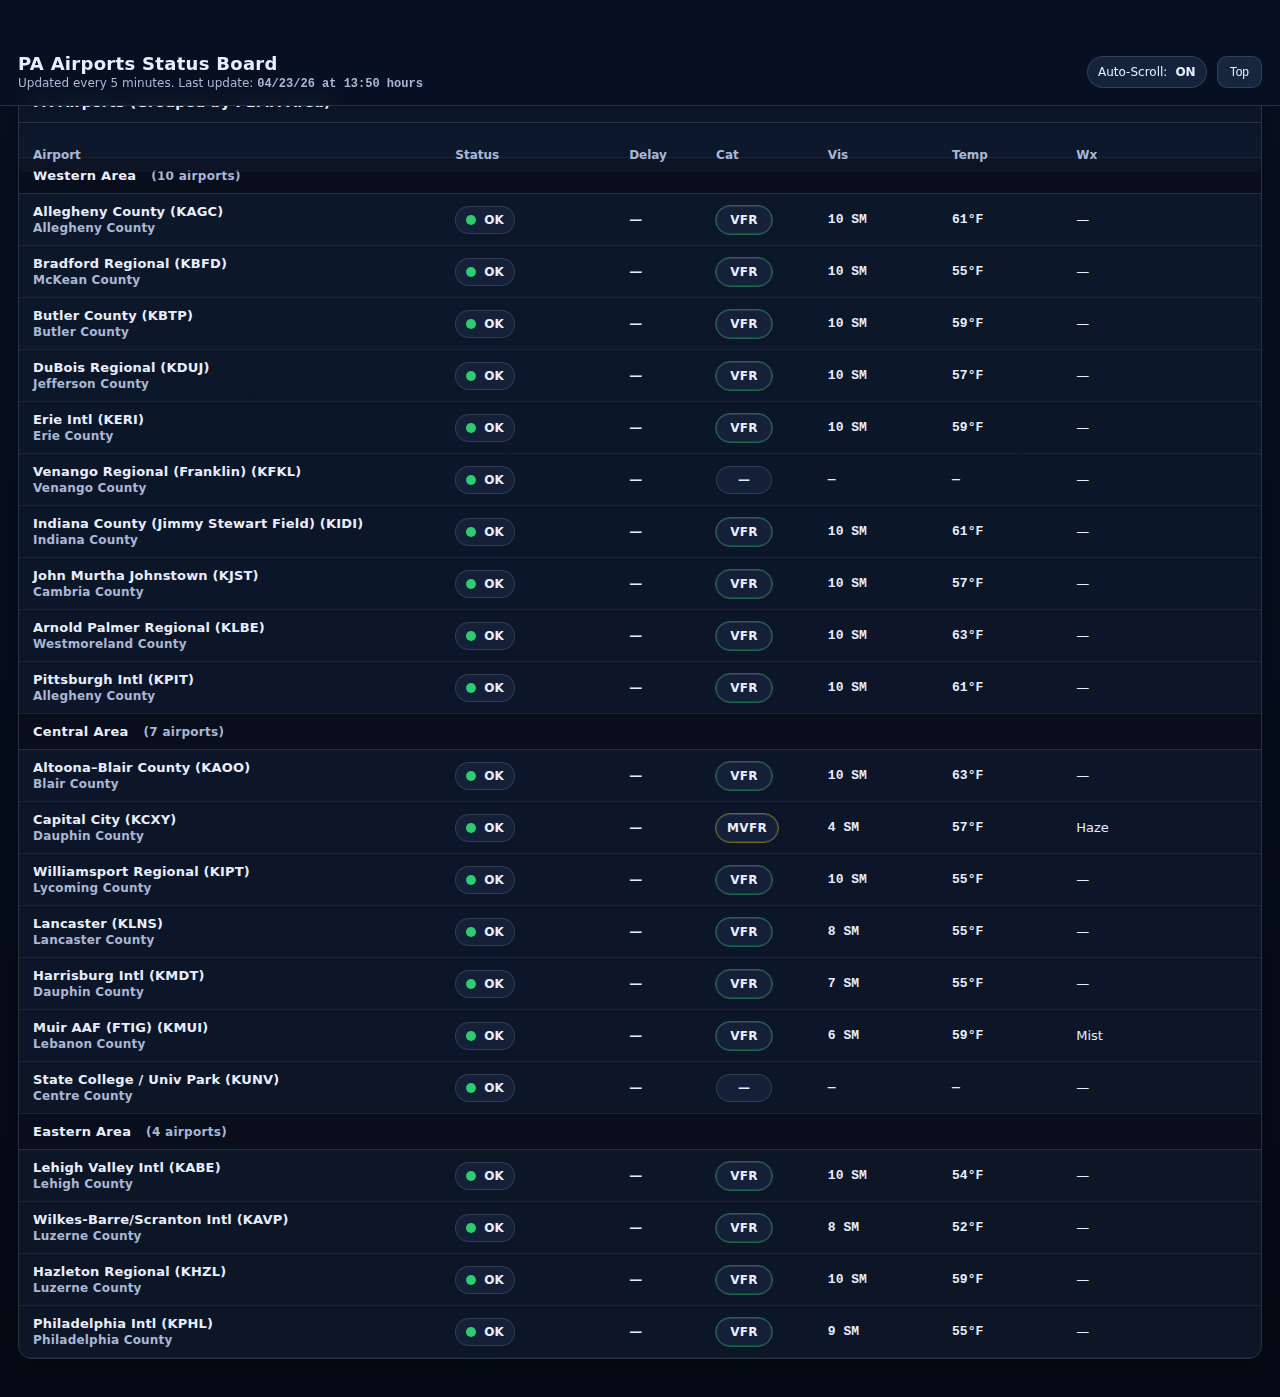
<file: airports.html>
<!doctype html>
<html lang="en">
<head>
  <meta charset="utf-8" />
  <meta name="viewport" content="width=device-width, initial-scale=1" />
  <title>PA Airports Status Board</title>
  <style>
    :root{
      --bg:#0b1220;
      --panel:#0f1a2e;
      --panel2:#0c1526;
      --text:#e8eefc;
      --muted:#a9b7d6;
      --line:rgba(255,255,255,.12);

      --ok:#2ecc71;
      --warn:#f1c40f;
      --bad:#e74c3c;
      --na:#7f8c8d;

      --pill:#1b2a45;
      --shadow: 0 10px 30px rgba(0,0,0,.35);
      --radius:14px;
    }

    *{ box-sizing:border-box; }
    body{
      margin:0;
      background: linear-gradient(180deg, #071022 0%, #050b16 100%);
      color:var(--text);
      font-family: system-ui, -apple-system, Segoe UI, Roboto, Helvetica, Arial, sans-serif;
    }

    header{
      position:sticky;
      top:0;
      z-index:10;
      background: rgba(7,16,34,.92);
      backdrop-filter: blur(8px);
      border-bottom:1px solid var(--line);
    }

    .header-inner{
      display:flex;
      align-items:center;
      justify-content:space-between;
      padding:14px 18px;
      gap:12px;
    }

    .title{
      font-size:18px;
      font-weight:700;
      letter-spacing:.3px;
      display:flex;
      align-items:center;
      gap:10px;
      white-space:nowrap;
    }

    .sub{
      color:var(--muted);
      font-size:12px;
      margin-top:2px;
      white-space:nowrap;
      overflow:hidden;
      text-overflow:ellipsis;
      max-width:60vw;
    }

    .right-controls{
      display:flex;
      align-items:center;
      gap:10px;
      flex-wrap:wrap;
      justify-content:flex-end;
    }

    .pill{
      background: rgba(27,42,69,.75);
      border:1px solid var(--line);
      padding:8px 10px;
      border-radius:999px;
      font-size:12px;
      color:var(--text);
      display:inline-flex;
      gap:8px;
      align-items:center;
      user-select:none;
    }

    .pill.clickable{
      cursor:pointer;
    }
    .pill.clickable:hover{
      filter:brightness(1.1);
    }

    .btn{
      cursor:pointer;
      background: rgba(27,42,69,.85);
      border:1px solid var(--line);
      color:var(--text);
      padding:8px 12px;
      border-radius:10px;
      font-size:12px;
      user-select:none;
    }
    .btn:hover{ filter:brightness(1.1); }

    main{
      padding:14px 18px 24px;
    }

    .section{
      background: rgba(15,26,46,.72);
      border:1px solid var(--line);
      border-radius: var(--radius);
      box-shadow: var(--shadow);
      overflow:hidden;
      margin-bottom:14px;
    }

    .section-header{
      display:flex;
      align-items:center;
      justify-content:space-between;
      gap:10px;
      padding:12px 14px;
      background: rgba(12,21,38,.85);
      border-bottom:1px solid var(--line);
    }

    .section-title{
      font-weight:800;
      letter-spacing:.25px;
      font-size:14px;
    }

    table{
      width:100%;
      border-collapse:collapse;
    }

    thead th{
      text-align:left;
      font-size:12px;
      color:var(--muted);
      font-weight:700;
      padding:10px 14px;
      border-bottom:1px solid var(--line);
      background: rgba(15,26,46,.55);
      position: sticky;
      top: 56px;
      z-index: 5;
    }

    tbody td{
      padding:10px 14px;
      border-bottom:1px solid rgba(255,255,255,.06);
      font-size:13px;
      vertical-align:middle;
    }

    tbody tr:hover{
      background: rgba(255,255,255,.04);
    }

    .airport{
      font-weight:800;
      letter-spacing:.2px;
      display:flex;
      flex-direction:column;
      gap:2px;
    }
    .airport .name{
      font-weight:600;
      color:var(--muted);
      font-size:12px;
    }

    .status-pill{
      display:inline-flex;
      align-items:center;
      gap:8px;
      padding:6px 10px;
      border-radius:999px;
      border:1px solid var(--line);
      background: rgba(27,42,69,.55);
      width:fit-content;
      font-size:12px;
      font-weight:800;
    }

    .dot{
      width:10px;
      height:10px;
      border-radius:50%;
      display:inline-block;
    }
    .ok{ background: var(--ok); }
    .warn{ background: var(--warn); }
    .bad{ background: var(--bad); }
    .na{ background: var(--na); }

    .delay{
      font-variant-numeric: tabular-nums;
      font-weight:800;
    }

    .metar-pill{
      display:inline-flex;
      align-items:center;
      justify-content:center;
      padding:6px 10px;
      border-radius:999px;
      border:1px solid var(--line);
      background: rgba(27,42,69,.55);
      font-weight:900;
      font-size:12px;
      letter-spacing:.3px;
      cursor: default;
      user-select:none;
      position: relative;
      min-width: 56px;
    }

    .metar-pill[data-cat="VFR"]{ outline: 1px solid rgba(46,204,113,.45); }
    .metar-pill[data-cat="MVFR"]{ outline: 1px solid rgba(241,196,15,.45); }
    .metar-pill[data-cat="IFR"],
    .metar-pill[data-cat="LIFR"]{ outline: 1px solid rgba(231,76,60,.45); }

    .mono-inline{
      font-family: ui-monospace, SFMono-Regular, Menlo, Monaco, Consolas, "Liberation Mono", "Courier New", monospace;
      font-variant-numeric: tabular-nums;
      font-weight: 800;
    }

    /* PEMA region group header row */
    .group-row td{
      background: rgba(9, 15, 28, .96);
      border-top: 1px solid rgba(255,255,255,.14);
      border-bottom: 1px solid rgba(255,255,255,.14);
      padding: 10px 14px;
      font-weight: 900;
      letter-spacing: .3px;
    }
    .group-row .group-meta{
      font-weight: 700;
      color: var(--muted);
      font-size: 12px;
      margin-left: 10px;
    }

    /* Tooltip */
    .tooltip{
      position: fixed;
      z-index: 9999;
      pointer-events:none;
      background: rgba(0,0,0,.88);
      color: #fff;
      border: 1px solid rgba(255,255,255,.18);
      padding: 8px 10px;
      border-radius: 10px;
      font-size: 12px;
      max-width: min(560px, 86vw);
      box-shadow: var(--shadow);
      opacity: 0;
      transform: translateY(6px);
      transition: opacity .08s ease, transform .08s ease;
      white-space: pre-wrap;
      line-height: 1.25;
    }
    .tooltip.show{
      opacity:1;
      transform: translateY(0);
    }

    /* Modal */
    .modal-backdrop{
      position: fixed;
      inset: 0;
      background: rgba(0,0,0,.55);
      display:none;
      align-items:center;
      justify-content:center;
      z-index: 10000;
      padding: 18px;
    }
    .modal-backdrop.show{ display:flex; }

    .modal{
      width: min(900px, 96vw);
      background: rgba(15,26,46,.96);
      border:1px solid rgba(255,255,255,.18);
      border-radius: 16px;
      box-shadow: var(--shadow);
      overflow:hidden;
    }
    .modal-header{
      display:flex;
      align-items:center;
      justify-content:space-between;
      padding: 12px 14px;
      background: rgba(12,21,38,.9);
      border-bottom:1px solid rgba(255,255,255,.14);
      gap: 10px;
    }
    .modal-title{
      font-weight: 900;
      letter-spacing:.2px;
      font-size: 14px;
      display:flex;
      gap:10px;
      align-items:center;
      flex-wrap:wrap;
    }
    .modal-body{
      padding: 14px;
      color: var(--text);
    }
    .mono{
      font-family: ui-monospace, SFMono-Regular, Menlo, Monaco, Consolas, "Liberation Mono", "Courier New", monospace;
      font-size: 12px;
      background: rgba(0,0,0,.25);
      border:1px solid rgba(255,255,255,.12);
      border-radius: 12px;
      padding: 12px;
      white-space: pre-wrap;
      line-height: 1.35;
    }
    .modal-grid{
      display:grid;
      grid-template-columns: 1fr 1fr;
      gap: 12px;
      margin-bottom: 12px;
    }
    .kv{
      border: 1px solid rgba(255,255,255,.12);
      background: rgba(0,0,0,.18);
      border-radius: 12px;
      padding: 10px 12px;
    }
    .kv .k{ color: var(--muted); font-size: 12px; font-weight: 700; }
    .kv .v{ font-size: 14px; font-weight: 900; margin-top: 4px; }
    @media (max-width: 760px){
      .modal-grid{ grid-template-columns: 1fr; }
    }
  </style>
</head>
<body>

<header>
  <div class="header-inner">
    <div>
      <div class="title">PA Airports Status Board</div>
      <div class="sub" id="subtitle">
        Updated every 5 minutes. Last update: <span class="mono-inline" id="lastUpdate">—</span>
      </div>
    </div>

    <div class="right-controls">
      <div class="pill clickable" id="autoScrollPill" title="Click to toggle auto-scroll">
        Auto-Scroll: <strong id="scrollState">ON</strong>
      </div>
      <button class="btn" id="jumpTop">Top</button>
    </div>
  </div>
</header>

<main>
  <div class="section">
    <div class="section-header">
      <div class="section-title">PA Airports (Grouped by PEMA Area)</div>
      <!-- source removed -->
    </div>

    <table>
      <thead>
        <tr>
          <th style="width:34%;">Airport</th>
          <th style="width:14%;">Status</th>
          <th style="width:7%;">Delay</th>
          <th style="width:9%;">Cat</th>
          <th style="width:10%;">Vis</th>
          <th style="width:10%;">Temp</th>
          <th style="width:16%;">Wx</th>
        </tr>
      </thead>
      <tbody id="airBody"></tbody>
    </table>
  </div>
</main>

<div class="tooltip" id="tooltip"></div>

<div class="modal-backdrop" id="modalBackdrop">
  <div class="modal" role="dialog" aria-modal="true" aria-labelledby="modalTitle">
    <div class="modal-header">
      <div class="modal-title" id="modalTitle">METAR</div>
      <button class="btn" id="modalClose">Close</button>
    </div>
    <div class="modal-body">
      <div class="modal-grid">
        <div class="kv"><div class="k">Category</div><div class="v" id="mCat">—</div></div>
        <div class="kv"><div class="k">Visibility</div><div class="v" id="mVis">—</div></div>
        <div class="kv"><div class="k">Temp</div><div class="v" id="mTemp">—</div></div>
        <div class="kv"><div class="k">Wx Notes</div><div class="v" id="mWx">—</div></div>
      </div>
      <div class="mono" id="modalText"></div>
    </div>
  </div>
</div>

<script>
  /***********************
   * 1) PEMA county → region mapping
   ***********************/
  const PEMA = {
    Western: new Set([
      "Allegheny","Armstrong","Beaver","Butler","Cambria","Cameron","Clarion","Clearfield",
      "Crawford","Elk","Erie","Fayette","Forest","Greene","Indiana","Jefferson","Lawrence",
      "McKean","Mercer","Somerset","Venango","Warren","Washington","Westmoreland"
    ]),
    Central: new Set([
      "Adams","Bedford","Blair","Bradford","Centre","Clinton","Cumberland","Dauphin",
      "Franklin","Fulton","Huntingdon","Juniata","Lancaster","Lebanon","Lycoming","Mifflin",
      "Perry","Potter","Snyder","Sullivan","Tioga","Union","York"
    ]),
    Eastern: new Set([
      "Berks","Bucks","Carbon","Chester","Columbia","Delaware","Lackawanna","Lehigh",
      "Luzerne","Monroe","Montgomery","Montour","Northampton","Northumberland",
      "Philadelphia","Pike","Schuylkill","Susquehanna","Wayne","Wyoming"
    ])
  };

  function getPemaRegion(county){
    if(!county) return "Unknown";
    if(PEMA.Western.has(county)) return "Western";
    if(PEMA.Central.has(county)) return "Central";
    if(PEMA.Eastern.has(county)) return "Eastern";
    return "Unknown";
  }

  /***********************
   * 2) Airports list
   ***********************/
  const airportsPA = [
    // Eastern
    { icao:"KPHL", name:"Philadelphia Intl", iata:"PHL", county:"Philadelphia" },
    { icao:"KABE", name:"Lehigh Valley Intl", iata:"ABE", county:"Lehigh" },
    { icao:"KAVP", name:"Wilkes-Barre/Scranton Intl", iata:"AVP", county:"Luzerne" },
    { icao:"KHZL", name:"Hazleton Regional", county:"Luzerne" },

    // Central
    { icao:"KMDT", name:"Harrisburg Intl", iata:"MDT", county:"Dauphin" },
    { icao:"KCXY", name:"Capital City", county:"Dauphin" },
    { icao:"KMUI", name:"Muir AAF (FTIG)", county:"Lebanon" },
    { icao:"KUNV", name:"State College / Univ Park", iata:"SCE", county:"Centre" },
    { icao:"KAOO", name:"Altoona–Blair County", iata:"AOO", county:"Blair" },
    { icao:"KLNS", name:"Lancaster", county:"Lancaster" },
    { icao:"KIPT", name:"Williamsport Regional", iata:"IPT", county:"Lycoming" },

    // Western
    { icao:"KPIT", name:"Pittsburgh Intl", iata:"PIT", county:"Allegheny" },
    { icao:"KAGC", name:"Allegheny County", county:"Allegheny" },
    { icao:"KLBE", name:"Arnold Palmer Regional", iata:"LBE", county:"Westmoreland" },
    { icao:"KJST", name:"John Murtha Johnstown", iata:"JST", county:"Cambria" },
    { icao:"KERI", name:"Erie Intl", iata:"ERI", county:"Erie" },
    { icao:"KDUJ", name:"DuBois Regional", county:"Jefferson" },
    { icao:"KBFD", name:"Bradford Regional", county:"McKean" },
    { icao:"KBTP", name:"Butler County", county:"Butler" },
    { icao:"KFKL", name:"Venango Regional (Franklin)", county:"Venango" },
    { icao:"KIDI", name:"Indiana County (Jimmy Stewart Field)", county:"Indiana" }
  ];

  /***********************
   * 3) Live data store
   ***********************/
  const liveByIcao = {}; // { KXXX: {status, delay, cat, raw, visSM, tempF, wxText} }

  function statusToDotClass(status){
    const s = (status || "").toLowerCase();
    if (s === "ok") return "ok";
    if (s.includes("delay") || s.includes("deicing") || s.includes("weather")) return "warn";
    if (s.includes("ground stop") || s.includes("closed")) return "bad";
    return "na";
  }

  function escapeAttr(str){
    return String(str)
      .replaceAll("&","&amp;")
      .replaceAll("\"","&quot;")
      .replaceAll("'","&#39;")
      .replaceAll("<","&lt;")
      .replaceAll(">","&gt;");
  }

  function groupOrder(region){
    if(region === "Western") return 1;
    if(region === "Central") return 2;
    if(region === "Eastern") return 3;
    return 9;
  }

  function groupHeaderHTML(regionName, count){
    const label = `${regionName} Area`;
    return `
      <tr class="group-row">
        <td colspan="7">
          ${label}
          <span class="group-meta">(${count} airport${count === 1 ? "" : "s"})</span>
        </td>
      </tr>
    `;
  }

  /***********************
   * 4) Date formatting (mm/dd/yy at hh:mm hours)
   ***********************/
  function pad2(n){ return String(n).padStart(2,"0"); }
  function formatLastUpdate(dt){
    const mm = pad2(dt.getMonth()+1);
    const dd = pad2(dt.getDate());
    const yy = pad2(dt.getFullYear() % 100);
    const hh = pad2(dt.getHours());
    const mi = pad2(dt.getMinutes());
    return `${mm}/${dd}/${yy} at ${hh}:${mi} hours`;
  }

  /***********************
   * 5) METAR parsing helpers (best-effort from raw METAR text)
   ***********************/
  function cToF(c){
    if (c === null || c === undefined) return null;
    const f = (c * 9/5) + 32;
    return Math.round(f);
  }

  function parseTempC(raw){
    const m = raw.match(/\s(M?\d{2})\/(M?\d{2})\s/);
    if(!m) return null;
    const t = m[1];
    const tempC = t.startsWith("M") ? -Number(t.slice(1)) : Number(t);
    return Number.isFinite(tempC) ? tempC : null;
  }

  function fracToFloat(frac){
    const m = frac.match(/^(\d+)\/(\d+)$/);
    if(!m) return NaN;
    const a = Number(m[1]);
    const b = Number(m[2]);
    if(!Number.isFinite(a) || !Number.isFinite(b) || b === 0) return NaN;
    return a / b;
  }

  function parseVisibilitySM(raw){
    const m = raw.match(/\s(M?\d{1,2}\s\d\/\d|M?\d\/\d|P\d{1,2}|\d{1,2})SM\s/);
    if(!m) return null;
    const token = m[1].trim();

    if(token.startsWith("P")) return `>${token.slice(1)} SM`;
    if(token.startsWith("M")) return `<${token.slice(1)} SM`;

    if(token.includes(" ")){
      const [whole, frac] = token.split(" ");
      const val = Number(whole) + fracToFloat(frac);
      if(Number.isFinite(val)) return `${val} SM`;
      return `${token} SM`;
    }

    if(token.includes("/")){
      const val = fracToFloat(token);
      if(Number.isFinite(val)) return `${val} SM`;
      return `${token} SM`;
    }

    const n = Number(token);
    if(Number.isFinite(n)) return `${n} SM`;
    return null;
  }

  // Decode METAR wx into plain English
  function decodeWxToken(tok){
    let t = (tok || "").trim().toUpperCase();
    if(!t) return null;

    let intensity = "";
    if(t.startsWith("+")) { intensity = "Heavy "; t = t.slice(1); }
    else if(t.startsWith("-")) { intensity = "Light "; t = t.slice(1); }

    const descriptors = {
      MI:"Shallow", PR:"Partial", BC:"Patches", DR:"Low drifting", BL:"Blowing",
      SH:"Showers", TS:"Thunderstorms", FZ:"Freezing"
    };

    const phenomena = {
      DZ:"Drizzle", RA:"Rain", SN:"Snow", SG:"Snow grains", IC:"Ice crystals",
      PL:"Ice pellets", GR:"Hail", GS:"Small hail", UP:"Unknown precip",

      BR:"Mist", FG:"Fog", FU:"Smoke", VA:"Volcanic ash", DU:"Dust",
      SA:"Sand", HZ:"Haze", PY:"Spray"
    };

    const parts = [];
    for(let i=0; i<t.length; i+=2) parts.push(t.slice(i,i+2));

    const desc = [];
    const phen = [];
    for(const p of parts){
      if(descriptors[p]) desc.push(descriptors[p]);
      else if(phenomena[p]) phen.push(phenomena[p]);
    }
    if(!desc.length && !phen.length) return null;

    const hasTS = desc.includes("Thunderstorms");
    const hasSH = desc.includes("Showers");
    const hasFZ = desc.includes("Freezing");

    let phrase = "";
    if(hasTS && phen.length){
      phrase = `Thunderstorms with ${phen.join(" and ").toLowerCase()}`;
    } else if(hasSH && phen.length === 1){
      phrase = `${phen[0].toLowerCase()} showers`;
    } else if(hasFZ && phen.length === 1){
      phrase = `Freezing ${phen[0].toLowerCase()}`;
    } else if(phen.length){
      phrase = phen.join(" and ").toLowerCase();
    } else {
      phrase = desc.join(" ").toLowerCase();
    }

    phrase = phrase.charAt(0).toUpperCase() + phrase.slice(1);
    return (intensity + phrase).trim();
  }

  function parseWxText(raw){
    const tokens = (raw || "").trim().split(/\s+/);
    const decoded = [];
    const seen = new Set();

    for(const t of tokens){
      if(!t) continue;
      if(!/^[+\-]?[A-Z]{2,8}$/.test(t)) continue;

      // Skip non-wx tokens
      if(/^(AUTO|COR|RMK|NOSIG)$/.test(t)) continue;
      if(/^A\d{4}$/.test(t)) continue;
      if(/^\d{6}Z$/.test(t)) continue;
      if(/^\d{3}\d{2,3}(G\d{2,3})?KT$/.test(t)) continue;
      if(/^(P?\d{1,2}SM|M?\d\/\dSM|M?\d{1,2}\s\d\/\dSM)$/.test(t)) continue;
      if(/^(FEW|SCT|BKN|OVC|VV)\d{3}$/.test(t)) continue;

      const text = decodeWxToken(t);
      if(text && !seen.has(text)){
        decoded.push(text);
        seen.add(text);
      }
    }

    // CHANGE: if none, return dash (not "No significant wx")
    if(!decoded.length) return "—";
    return decoded.slice(0, 2).join(", ");
  }

  function parseMetar(raw){
    const clean = (raw || "").trim();
    if(!clean || clean === "—") return { visSM:null, tempF:null, wxText:null };

    const vis = parseVisibilitySM(clean);
    const tempC = parseTempC(clean);
    const tempF = (tempC === null) ? null : cToF(tempC);
    const wxText = parseWxText(clean);

    return {
      visSM: vis,
      tempF: (tempF === null ? null : `${tempF}°F`),
      wxText
    };
  }

  /***********************
   * 6) Rendering
   ***********************/
  function rowHTML(a){
    const d = liveByIcao[a.icao] || { status:"Unknown", delay:"—", cat:"—", raw:"—", visSM:"—", tempF:"—", wxText:"—" };
    const dot = statusToDotClass(d.status);

    const airportTitle = `${a.name} (${a.icao})`;
    const countyLine = a.county ? `${a.county} County` : "";

    const raw = (d.raw || "—");

    return `
      <tr>
        <td>
          <div class="airport">
            <div>${airportTitle}</div>
            <div class="name">${countyLine}</div>
          </div>
        </td>
        <td>
          <span class="status-pill">
            <span class="dot ${dot}"></span>
            <span>${d.status || "—"}</span>
          </span>
        </td>
        <td class="delay">${d.delay ?? "—"}</td>
        <td>
          <span class="metar-pill"
                data-cat="${d.cat || "—"}"
                data-icao="${a.icao}"
                data-raw="${escapeAttr(raw)}"
                data-vis="${escapeAttr(d.visSM || "—")}"
                data-temp="${escapeAttr(d.tempF || "—")}"
                data-wx="${escapeAttr(d.wxText || "—")}">
            ${d.cat || "—"}
          </span>
        </td>
        <td class="mono-inline">${d.visSM || "—"}</td>
        <td class="mono-inline">${d.tempF || "—"}</td>
        <td>${d.wxText || "—"}</td>
      </tr>
    `;
  }

  function render(){
    const list = airportsPA.map(a => ({
      ...a,
      pemaRegion: getPemaRegion(a.county)
    }));

    list.sort((a,b) => {
      const go = groupOrder(a.pemaRegion) - groupOrder(b.pemaRegion);
      if(go !== 0) return go;
      return a.icao.localeCompare(b.icao);
    });

    const order = ["Western","Central","Eastern","Unknown"];
    let html = "";
    for(const r of order){
      const grp = list.filter(x => x.pemaRegion === r);
      if(!grp.length) continue;
      html += groupHeaderHTML(r, grp.length);
      html += grp.map(rowHTML).join("");
    }

    document.getElementById("airBody").innerHTML = html;
  }

  /***********************
   * 7) Live data fetch (every 5 minutes)
   ***********************/
  async function refreshLive() {
    try {
      const url = `data/airports_live.json?ts=${Date.now()}`;
      const res = await fetch(url, { cache: "no-store" });
      if (!res.ok) throw new Error(`HTTP ${res.status}`);

      const data = await res.json();
      const airports = data?.airports || {};

      for (const [icao, v] of Object.entries(airports)) {
        const raw = v.metarRaw ?? v.raw ?? "—";
        const parsed = parseMetar(raw);

        liveByIcao[icao] = {
          status: v.status ?? "Unknown",
          delay: v.delay ?? "—",
          cat: v.metarCat ?? v.cat ?? "—",
          raw: raw,
          visSM: parsed.visSM || "—",
          tempF: parsed.tempF || "—",
          wxText: parsed.wxText || "—"
        };
      }

      render();

      const last = document.getElementById("lastUpdate");
      if (last) {
        const dt = data?.generatedAt ? new Date(data.generatedAt) : new Date();
        last.textContent = formatLastUpdate(dt);
      }
    } catch (err) {
      console.warn("refreshLive failed:", err);
      render();
      const last = document.getElementById("lastUpdate");
      if (last) last.textContent = "live data unavailable";
    }
  }

  /***********************
   * 8) Tooltip + modal for METAR raw
   ***********************/
  const tooltip = document.getElementById("tooltip");
  let tipVisible = false;

  function showTip(text, x, y){
    tooltip.textContent = text;
    tooltip.style.left = (x + 14) + "px";
    tooltip.style.top  = (y + 14) + "px";
    tooltip.classList.add("show");
    tipVisible = true;
  }
  function moveTip(x, y){
    if(!tipVisible) return;
    tooltip.style.left = (x + 14) + "px";
    tooltip.style.top  = (y + 14) + "px";
  }
  function hideTip(){
    tooltip.classList.remove("show");
    tipVisible = false;
  }

  const modalBackdrop = document.getElementById("modalBackdrop");
  const modalTitle = document.getElementById("modalTitle");
  const modalText = document.getElementById("modalText");
  const mCat = document.getElementById("mCat");
  const mVis = document.getElementById("mVis");
  const mTemp = document.getElementById("mTemp");
  const mWx = document.getElementById("mWx");

  document.getElementById("modalClose").addEventListener("click", () => modalBackdrop.classList.remove("show"));
  modalBackdrop.addEventListener("click", (e) => { if(e.target === modalBackdrop) modalBackdrop.classList.remove("show"); });
  window.addEventListener("keydown", (e) => { if(e.key === "Escape") modalBackdrop.classList.remove("show"); });

  function openMetarModal(icao, cat, raw, vis, temp, wx){
    modalTitle.textContent = `${icao} — METAR`;
    mCat.textContent = cat || "—";
    mVis.textContent = vis || "—";
    mTemp.textContent = temp || "—";
    mWx.textContent = wx || "—";
    modalText.textContent = raw || "—";
    modalBackdrop.classList.add("show");
  }

  document.addEventListener("mouseover", (e) => {
    const pill = e.target.closest(".metar-pill");
    if(!pill) return;
    const raw = pill.getAttribute("data-raw") || "—";
    showTip(raw, e.clientX, e.clientY);
  });
  document.addEventListener("mousemove", (e) => moveTip(e.clientX, e.clientY));
  document.addEventListener("mouseout", (e) => {
    if(e.target.closest(".metar-pill")) hideTip();
  });

  document.addEventListener("click", (e) => {
    const pill = e.target.closest(".metar-pill");
    if(!pill) return;
    const icao = pill.getAttribute("data-icao");
    const cat  = pill.getAttribute("data-cat");
    const raw  = pill.getAttribute("data-raw");
    const vis  = pill.getAttribute("data-vis");
    const temp = pill.getAttribute("data-temp");
    const wx   = pill.getAttribute("data-wx");
    openMetarModal(icao, cat, raw, vis, temp, wx);
  });

  /***********************
   * 9) Auto-scroll (down → fast to top)
   ***********************/
  let autoScrollOn = true;
  const scrollState = document.getElementById("scrollState");
  const autoScrollPill = document.getElementById("autoScrollPill");

  const scrollConfig = {
    pixelsPerTick: 1,
    tickMs: 18,
    bottomPauseMs: 1400,
    topPauseMs: 600,
    jumpToTopMs: 120
  };

  function setScrollState(){
    scrollState.textContent = autoScrollOn ? "ON" : "OFF";
  }
  setScrollState();

  autoScrollPill.addEventListener("click", () => {
    autoScrollOn = !autoScrollOn;
    setScrollState();
  });

  document.getElementById("jumpTop").addEventListener("click", () => {
    window.scrollTo({ top: 0, behavior: "instant" });
  });

  let scrollTimer = null;
  let pauseTimer = null;

  function clearTimers(){
    if(scrollTimer) { clearInterval(scrollTimer); scrollTimer = null; }
    if(pauseTimer)  { clearTimeout(pauseTimer); pauseTimer = null; }
  }

  function smoothJumpToTop(durationMs){
    const start = window.scrollY;
    const startTime = performance.now();

    function step(t){
      const p = Math.min(1, (t - startTime) / durationMs);
      const eased = 1 - Math.pow(1 - p, 3);
      window.scrollTo(0, Math.round(start * (1 - eased)));
      if(p < 1) requestAnimationFrame(step);
    }
    requestAnimationFrame(step);
  }

  function startAutoScrollLoop(){
    clearTimers();

    scrollTimer = setInterval(() => {
      if(!autoScrollOn) return;

      const atBottom = (window.innerHeight + window.scrollY) >= (document.body.offsetHeight - 2);
      if(atBottom){
        clearInterval(scrollTimer);
        scrollTimer = null;

        pauseTimer = setTimeout(() => {
          if(!autoScrollOn) return;

          smoothJumpToTop(scrollConfig.jumpToTopMs);

          pauseTimer = setTimeout(() => {
            startAutoScrollLoop();
          }, scrollConfig.topPauseMs);

        }, scrollConfig.bottomPauseMs);

        return;
      }

      window.scrollBy(0, scrollConfig.pixelsPerTick);
    }, scrollConfig.tickMs);
  }

  /***********************
   * 10) Start-up
   ***********************/
  window.addEventListener("load", async () => {
    render();
    await refreshLive();
    setInterval(refreshLive, 5 * 60 * 1000);
    startAutoScrollLoop();
  });
</script>

</body>
</html>
</file>
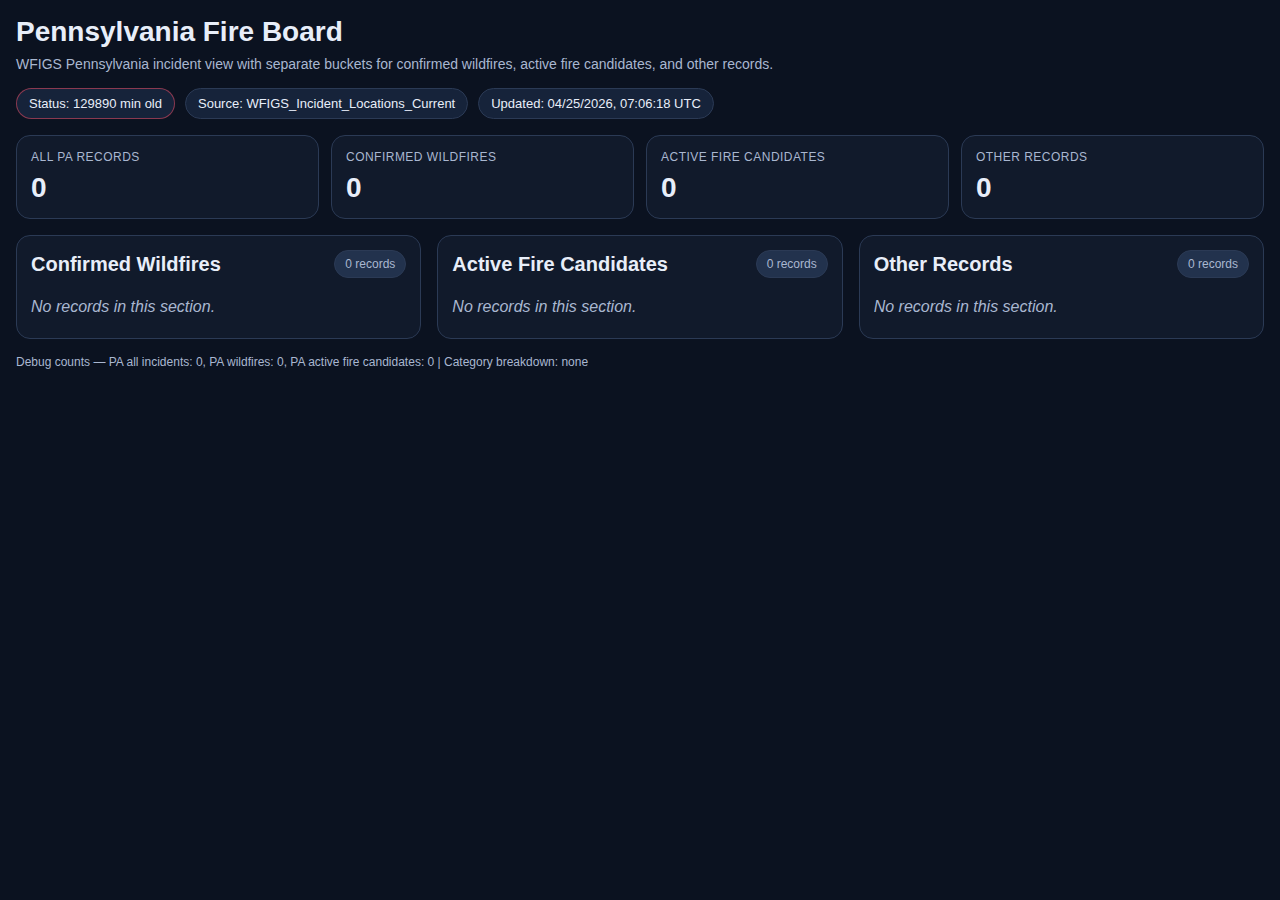
<file: fires.html>
<!DOCTYPE html>
<html lang="en">
<head>
  <meta charset="utf-8" />
  <title>Pennsylvania Fire Board</title>
  <meta name="viewport" content="width=device-width, initial-scale=1" />

  <style>
    :root {
      --bg: #0b1220;
      --panel: #111a2b;
      --panel-2: #16233a;
      --border: #2b3a55;
      --text: #e8eef9;
      --muted: #a9b7d0;
      --accent: #61dafb;
      --good: #18a957;
      --warn: #e0a100;
      --bad: #d9485f;
      --chip: #22324d;
    }

    * { box-sizing: border-box; }

    body {
      margin: 0;
      font-family: Arial, Helvetica, sans-serif;
      background: var(--bg);
      color: var(--text);
    }

    .wrap {
      max-width: 1400px;
      margin: 0 auto;
      padding: 16px;
    }

    h1 {
      margin: 0 0 8px 0;
      font-size: 28px;
    }

    .subline {
      color: var(--muted);
      margin-bottom: 16px;
      font-size: 14px;
    }

    .topbar {
      display: flex;
      flex-wrap: wrap;
      gap: 10px;
      align-items: center;
      margin-bottom: 16px;
    }

    .pill {
      display: inline-flex;
      align-items: center;
      gap: 8px;
      background: var(--panel-2);
      border: 1px solid var(--border);
      color: var(--text);
      border-radius: 999px;
      padding: 8px 12px;
      font-size: 13px;
      line-height: 1;
    }

    .pill.ok { border-color: rgba(24, 169, 87, 0.6); }
    .pill.warn { border-color: rgba(224, 161, 0, 0.6); }
    .pill.bad { border-color: rgba(217, 72, 95, 0.6); }

    .stats {
      display: grid;
      grid-template-columns: repeat(4, minmax(180px, 1fr));
      gap: 12px;
      margin-bottom: 16px;
    }

    .card {
      background: var(--panel);
      border: 1px solid var(--border);
      border-radius: 14px;
      padding: 14px;
    }

    .stat-label {
      color: var(--muted);
      font-size: 12px;
      margin-bottom: 8px;
      text-transform: uppercase;
      letter-spacing: 0.04em;
    }

    .stat-value {
      font-size: 28px;
      font-weight: 700;
    }

    .grid {
      display: grid;
      grid-template-columns: 1fr 1fr 1fr;
      gap: 16px;
    }

    .section-title {
      display: flex;
      align-items: center;
      justify-content: space-between;
      gap: 12px;
      margin-bottom: 12px;
    }

    .section-title h2 {
      margin: 0;
      font-size: 20px;
    }

    .count-chip {
      background: var(--chip);
      border: 1px solid var(--border);
      padding: 6px 10px;
      border-radius: 999px;
      font-size: 12px;
      color: var(--muted);
    }

    .item-list {
      display: flex;
      flex-direction: column;
      gap: 10px;
      max-height: 70vh;
      overflow-y: auto;
    }

    .item {
      background: var(--panel-2);
      border: 1px solid var(--border);
      border-radius: 12px;
      padding: 12px;
    }

    .item-name {
      font-size: 16px;
      font-weight: 700;
      margin-bottom: 8px;
    }

    .item-meta {
      display: flex;
      flex-wrap: wrap;
      gap: 8px;
      margin-bottom: 8px;
    }

    .chip {
      font-size: 12px;
      color: var(--text);
      background: var(--chip);
      border: 1px solid var(--border);
      border-radius: 999px;
      padding: 5px 8px;
    }

    .desc {
      font-size: 13px;
      color: var(--muted);
      line-height: 1.4;
    }

    .empty {
      color: var(--muted);
      font-style: italic;
      padding: 8px 0;
    }

    .footer {
      margin-top: 16px;
      color: var(--muted);
      font-size: 12px;
    }

    @media (max-width: 1100px) {
      .grid {
        grid-template-columns: 1fr;
      }

      .stats {
        grid-template-columns: repeat(2, minmax(180px, 1fr));
      }

      .item-list {
        max-height: none;
      }
    }

    @media (max-width: 700px) {
      .stats {
        grid-template-columns: 1fr;
      }
    }
  </style>
</head>
<body>
  <div class="wrap">
    <h1>Pennsylvania Fire Board</h1>
    <div class="subline" id="subline">Loading...</div>

    <div class="topbar">
      <div class="pill" id="status-pill">Status</div>
      <div class="pill" id="source-pill">Source</div>
      <div class="pill" id="updated-pill">Updated</div>
    </div>

    <div class="stats">
      <div class="card">
        <div class="stat-label">All PA Records</div>
        <div class="stat-value" id="all-count">0</div>
      </div>
      <div class="card">
        <div class="stat-label">Confirmed Wildfires</div>
        <div class="stat-value" id="wf-count">0</div>
      </div>
      <div class="card">
        <div class="stat-label">Active Fire Candidates</div>
        <div class="stat-value" id="candidate-count">0</div>
      </div>
      <div class="card">
        <div class="stat-label">Other Records</div>
        <div class="stat-value" id="other-count">0</div>
      </div>
    </div>

    <div class="grid">
      <div class="card">
        <div class="section-title">
          <h2>Confirmed Wildfires</h2>
          <div class="count-chip" id="wf-chip">0 records</div>
        </div>
        <div class="item-list" id="wf-list"></div>
      </div>

      <div class="card">
        <div class="section-title">
          <h2>Active Fire Candidates</h2>
          <div class="count-chip" id="candidate-chip">0 records</div>
        </div>
        <div class="item-list" id="candidate-list"></div>
      </div>

      <div class="card">
        <div class="section-title">
          <h2>Other Records</h2>
          <div class="count-chip" id="other-chip">0 records</div>
        </div>
        <div class="item-list" id="other-list"></div>
      </div>
    </div>

    <div class="footer" id="footer"></div>
  </div>

  <script>
    const DATA_URL_CANDIDATES = [
      "./data/pa_fires.json",
      "data/pa_fires.json",
      "../data/pa_fires.json",
      "/data/pa_fires.json"
    ];

    function formatNumber(value) {
      if (value === null || value === undefined || value === "") return "—";
      const num = Number(value);
      return Number.isFinite(num) ? num.toLocaleString() : "—";
    }

    function formatPercent(value) {
      if (value === null || value === undefined || value === "") return "—";
      const num = Number(value);
      return Number.isFinite(num) ? `${num}%` : "—";
    }

    function formatDate(isoString) {
      if (!isoString) return "—";
      try {
        const d = new Date(isoString);
        return d.toLocaleString("en-US", {
          year: "numeric",
          month: "2-digit",
          day: "2-digit",
          hour: "2-digit",
          minute: "2-digit",
          second: "2-digit",
          hour12: false,
          timeZoneName: "short"
        });
      } catch {
        return isoString;
      }
    }

    function minutesSince(isoString) {
      if (!isoString) return null;
      const then = new Date(isoString).getTime();
      const now = Date.now();
      return Math.floor((now - then) / 60000);
    }

    function getStatusClass(minutesOld) {
      if (minutesOld === null) return "bad";
      if (minutesOld <= 25) return "ok";
      if (minutesOld <= 60) return "warn";
      return "bad";
    }

    function buildItem(record) {
      const div = document.createElement("div");
      div.className = "item";

      const countyCity = [record.county, record.city].filter(Boolean).join(" / ");
      const size = record.incident_size != null ? `${formatNumber(record.incident_size)} ac` : "—";
      const contained = formatPercent(record.percent_contained);
      const modified = formatDate(record.modified_time_utc);
      const discovered = formatDate(record.discovery_time_utc);

      div.innerHTML = `
        <div class="item-name">${escapeHtml(record.incident_name || "Unnamed Incident")}</div>
        <div class="item-meta">
          <span class="chip">${escapeHtml(record.incident_type_category || "UNKNOWN")}</span>
          <span class="chip">${escapeHtml(record.incident_type_kind || "—")}</span>
          <span class="chip">${escapeHtml(countyCity || "Location unknown")}</span>
          <span class="chip">Size: ${escapeHtml(size)}</span>
          <span class="chip">Contained: ${escapeHtml(contained)}</span>
        </div>
        <div class="desc">
          <div><strong>Discovered:</strong> ${escapeHtml(discovered)}</div>
          <div><strong>Modified:</strong> ${escapeHtml(modified)}</div>
          <div><strong>Agency:</strong> ${escapeHtml(record.protecting_agency || record.jurisdictional_agency || "—")}</div>
          <div><strong>Dispatch:</strong> ${escapeHtml(record.dispatch_center_id || "—")}</div>
          <div><strong>IRWIN ID:</strong> ${escapeHtml(record.irwin_id || "—")}</div>
          ${record.short_description ? `<div style="margin-top:6px;"><strong>Notes:</strong> ${escapeHtml(record.short_description)}</div>` : ""}
        </div>
      `;

      return div;
    }

    function renderList(containerId, records) {
      const container = document.getElementById(containerId);
      container.innerHTML = "";

      if (!records || !records.length) {
        const empty = document.createElement("div");
        empty.className = "empty";
        empty.textContent = "No records in this section.";
        container.appendChild(empty);
        return;
      }

      records.forEach(record => {
        container.appendChild(buildItem(record));
      });
    }

    function escapeHtml(value) {
      return String(value)
        .replaceAll("&", "&amp;")
        .replaceAll("<", "&lt;")
        .replaceAll(">", "&gt;")
        .replaceAll('"', "&quot;")
        .replaceAll("'", "&#39;");
    }

    async function loadData() {
      let lastError = null;

      for (const url of DATA_URL_CANDIDATES) {
        try {
          const response = await fetch(url, { cache: "no-store" });
          if (!response.ok) continue;
          return await response.json();
        } catch (err) {
          lastError = err;
        }
      }

      throw lastError || new Error("Unable to load pa_fires.json");
    }

    function updatePage(data) {
      const generatedAt = data.generated_at_utc || null;
      const minutesOld = minutesSince(generatedAt);
      const statusClass = getStatusClass(minutesOld);

      const allCount = data.summary?.all_pa_records?.count ?? 0;
      const wfCount = data.summary?.confirmed_wildfires?.count ?? 0;
      const candidateCount = data.summary?.active_fire_candidates?.count ?? 0;
      const otherCount = data.summary?.other_records?.count ?? 0;

      document.getElementById("subline").textContent =
        "WFIGS Pennsylvania incident view with separate buckets for confirmed wildfires, active fire candidates, and other records.";

      const statusPill = document.getElementById("status-pill");
      statusPill.className = `pill ${statusClass}`;
      statusPill.textContent = minutesOld === null
        ? "Status: No timestamp"
        : `Status: ${minutesOld} min old`;

      document.getElementById("source-pill").textContent =
        `Source: ${data.source || "Unknown"}`;

      document.getElementById("updated-pill").textContent =
        `Updated: ${formatDate(generatedAt)}`;

      document.getElementById("all-count").textContent = formatNumber(allCount);
      document.getElementById("wf-count").textContent = formatNumber(wfCount);
      document.getElementById("candidate-count").textContent = formatNumber(candidateCount);
      document.getElementById("other-count").textContent = formatNumber(otherCount);

      document.getElementById("wf-chip").textContent = `${formatNumber(wfCount)} records`;
      document.getElementById("candidate-chip").textContent = `${formatNumber(candidateCount)} records`;
      document.getElementById("other-chip").textContent = `${formatNumber(otherCount)} records`;

      renderList("wf-list", data.confirmed_wildfires || []);
      renderList("candidate-list", data.active_fire_candidates || []);
      renderList("other-list", data.other_records || []);

      const categoryBreakdown = data.category_breakdown || {};
      const debugCounts = data.debug_counts || {};

      document.getElementById("footer").textContent =
        `Debug counts — PA all incidents: ${debugCounts.pa_all_incidents ?? "—"}, `
        + `PA wildfires: ${debugCounts.pa_wildfires ?? "—"}, `
        + `PA active fire candidates: ${debugCounts.pa_active_fire_candidates ?? "—"} | `
        + `Category breakdown: ${Object.entries(categoryBreakdown).map(([k, v]) => `${k}:${v}`).join(", ") || "none"}`;
    }

    async function init() {
      try {
        const data = await loadData();
        updatePage(data);
      } catch (err) {
        document.getElementById("subline").textContent = "Failed to load fire data.";
        document.getElementById("status-pill").className = "pill bad";
        document.getElementById("status-pill").textContent = "Status: Load failed";
        document.getElementById("footer").textContent = err?.message || String(err);
      }
    }

    init();
    setInterval(init, 60000);
  </script>
</body>
</html>
</file>
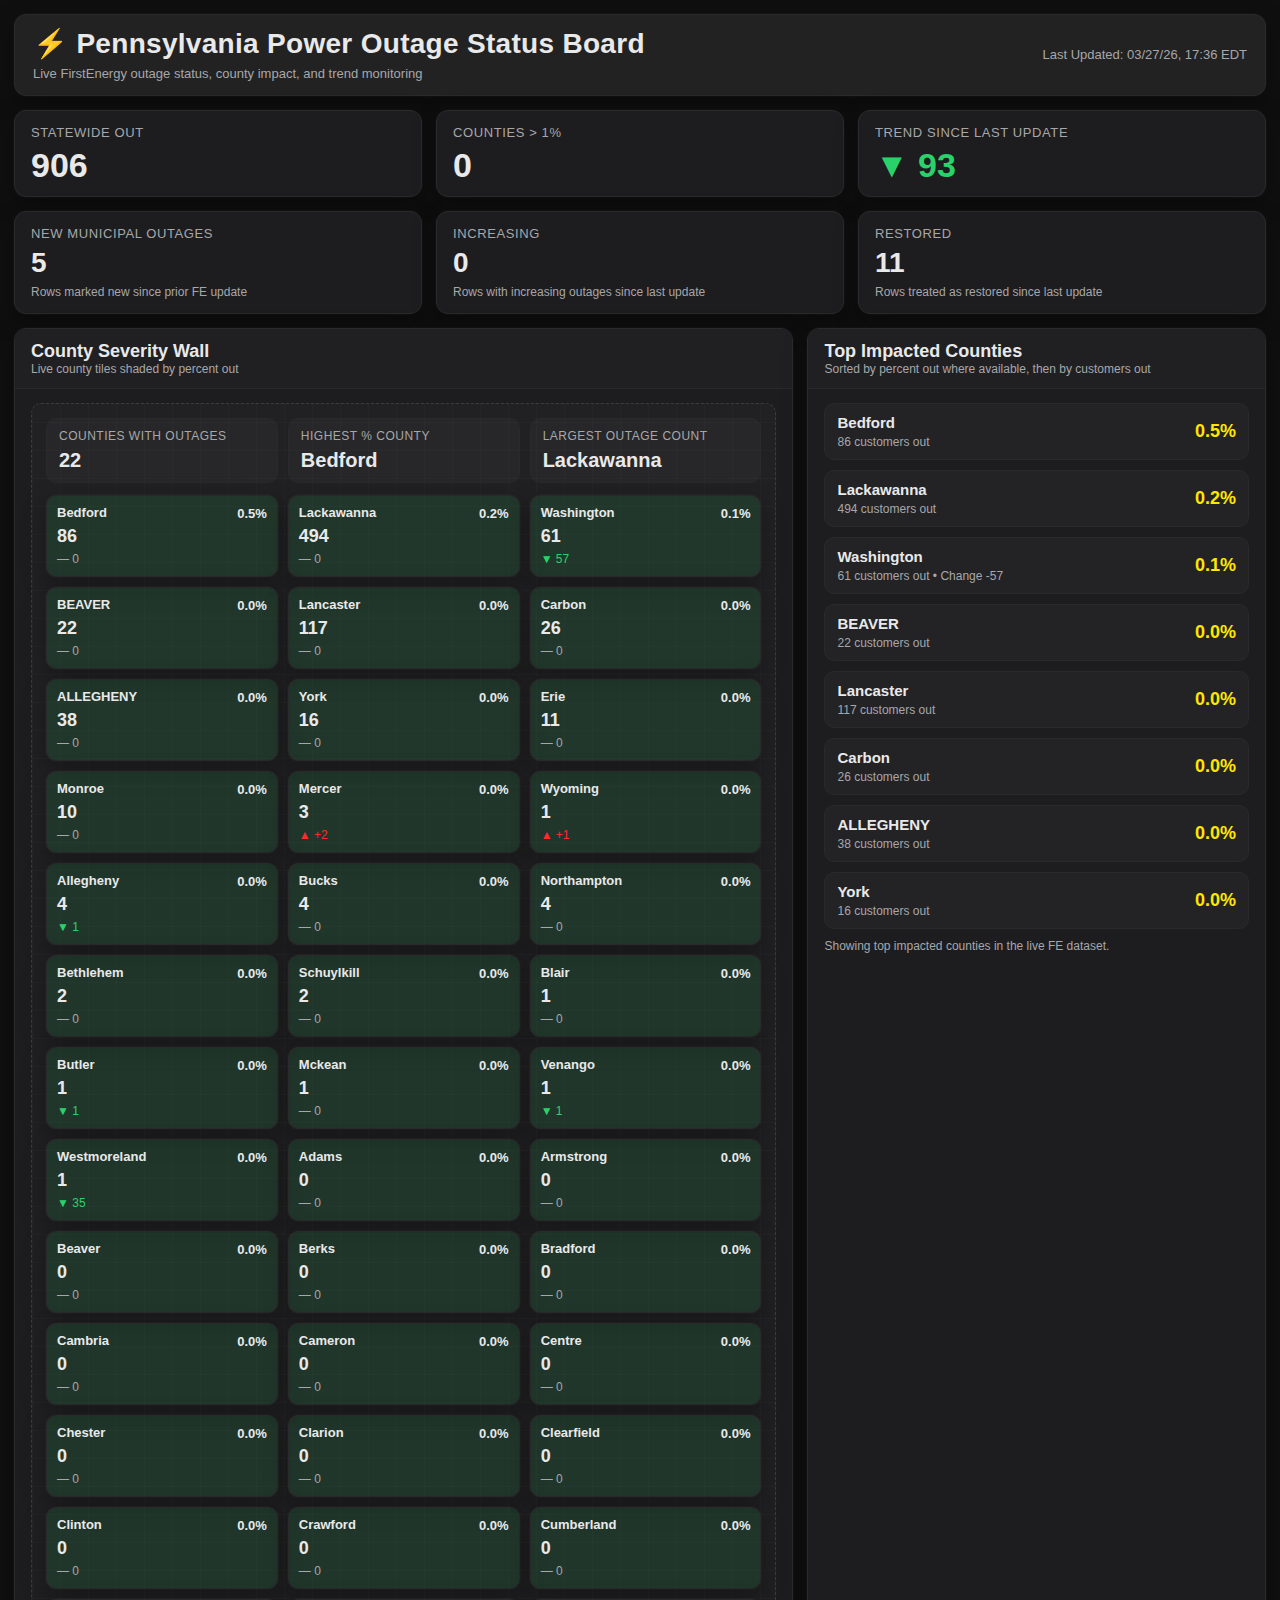
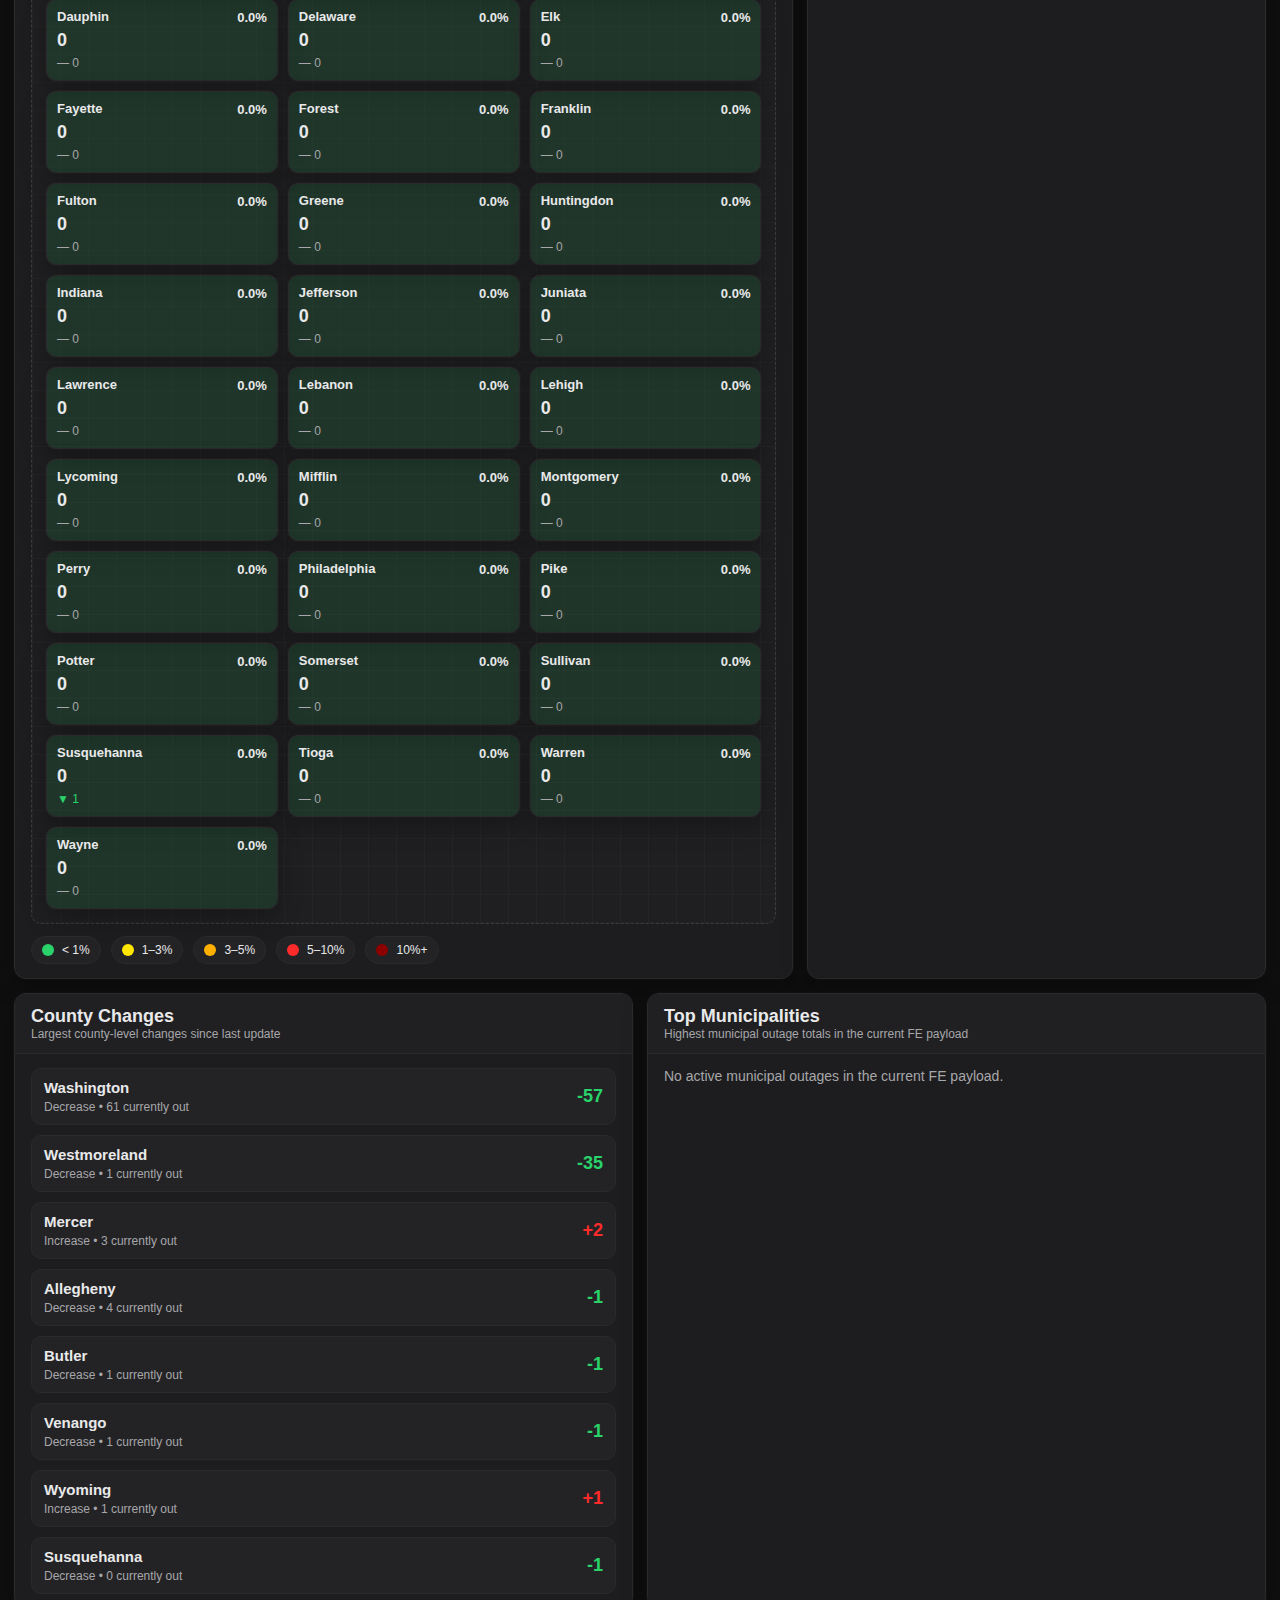
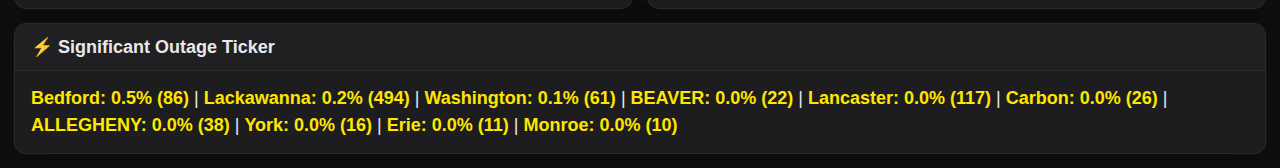
<file: power.html>
<!DOCTYPE html>
<html lang="en">
<head>
<meta charset="UTF-8" />
<meta name="viewport" content="width=device-width, initial-scale=1.0"/>
<title>Pennsylvania Power Outage Status Board</title>

<style>
:root{
  --bg:#0f0f10;
  --panel:#1d1d1f;
  --panel2:#232326;
  --border:#2a2a2d;
  --text:#e9e9ea;
  --muted:#a7a7aa;

  --green:#29d36a;
  --yellow:#ffe600;
  --orange:#ffb000;
  --red:#ff2b2b;
  --blue:#00bfff;
  --darkred:#8b0000;

  --shadow: 0 0 0 1px rgba(255,255,255,0.02), 0 8px 24px rgba(0,0,0,0.28);
}

*{ box-sizing:border-box; }

html, body{
  margin:0;
  padding:0;
  background:var(--bg);
  color:var(--text);
  font-family: Arial, Helvetica, sans-serif;
}

body{
  padding:14px;
}

.board{
  display:grid;
  grid-template-rows:auto auto auto 1fr auto auto;
  gap:14px;
  min-height:100vh;
}

.topbar{
  background:#222;
  border:1px solid var(--border);
  border-radius:12px;
  padding:14px 18px;
  box-shadow:var(--shadow);
}

.topbar-row{
  display:flex;
  align-items:center;
  justify-content:space-between;
  gap:16px;
  flex-wrap:wrap;
}

.title-wrap h1{
  margin:0;
  font-size:28px;
  line-height:1.1;
  letter-spacing:.3px;
}

.title-wrap p{
  margin:6px 0 0 0;
  color:var(--muted);
  font-size:13px;
}

.updated{
  color:var(--muted);
  font-size:13px;
  white-space:nowrap;
}

.stats-grid,
.region-grid{
  display:grid;
  grid-template-columns:repeat(3, 1fr);
  gap:14px;
}

.stat-card,
.region-card{
  background:var(--panel);
  border:1px solid var(--border);
  border-radius:12px;
  padding:14px 16px;
  box-shadow:var(--shadow);
}

.stat-label,
.region-label{
  color:var(--muted);
  font-size:13px;
  text-transform:uppercase;
  letter-spacing:.6px;
  margin-bottom:8px;
}

.stat-value{
  font-size:34px;
  font-weight:700;
  line-height:1;
}

.region-value{
  font-size:28px;
  font-weight:700;
  line-height:1;
}

.region-sub{
  margin-top:8px;
  color:var(--muted);
  font-size:12px;
}

.trend{
  display:inline-flex;
  align-items:center;
  gap:6px;
}

.trend.up{ color:var(--red); }
.trend.down{ color:var(--green); }
.trend.flat{
  color:var(--muted);
  font-weight:600;
}

.main-grid{
  display:grid;
  grid-template-columns:1.7fr 1fr;
  gap:14px;
}

.panel{
  background:var(--panel);
  border:1px solid var(--border);
  border-radius:12px;
  box-shadow:var(--shadow);
  overflow:hidden;
}

.panel-header{
  display:flex;
  align-items:center;
  justify-content:space-between;
  gap:12px;
  padding:12px 16px;
  background:#202023;
  border-bottom:1px solid var(--border);
}

.panel-title{
  margin:0;
  font-size:18px;
  font-weight:700;
}

.panel-subtitle{
  color:var(--muted);
  font-size:12px;
}

.panel-body{
  padding:14px 16px;
}

.map-wrap{
  display:flex;
  flex-direction:column;
  gap:12px;
}

.map-placeholder{
  min-height:430px;
  border:1px dashed #3b3b40;
  border-radius:10px;
  background:
    linear-gradient(180deg, rgba(255,255,255,0.02), rgba(255,255,255,0.01)),
    repeating-linear-gradient(
      0deg,
      rgba(255,255,255,0.02),
      rgba(255,255,255,0.02) 1px,
      transparent 1px,
      transparent 28px
    ),
    repeating-linear-gradient(
      90deg,
      rgba(255,255,255,0.02),
      rgba(255,255,255,0.02) 1px,
      transparent 1px,
      transparent 28px
    );
  padding:14px;
  color:var(--text);
}

.severity-wall{
  display:grid;
  grid-template-columns:repeat(4, minmax(0, 1fr));
  gap:10px;
}

.county-tile{
  border:1px solid var(--border);
  border-radius:10px;
  padding:10px;
  min-height:82px;
  display:flex;
  flex-direction:column;
  justify-content:space-between;
  box-shadow:var(--shadow);
}

.tile-green{ background:rgba(41,211,106,0.12); }
.tile-yellow{ background:rgba(255,230,0,0.12); }
.tile-orange{ background:rgba(255,176,0,0.14); }
.tile-red{ background:rgba(255,43,43,0.16); }
.tile-darkred{ background:rgba(139,0,0,0.24); }

.county-tile-top{
  display:flex;
  align-items:flex-start;
  justify-content:space-between;
  gap:8px;
}

.county-name{
  font-size:13px;
  font-weight:700;
  line-height:1.15;
}

.county-percent{
  font-size:13px;
  font-weight:700;
  white-space:nowrap;
}

.county-out{
  font-size:18px;
  font-weight:700;
  line-height:1.1;
  margin-top:6px;
}

.county-delta{
  font-size:12px;
  margin-top:4px;
}

.delta-up{ color:var(--red); }
.delta-down{ color:var(--green); }
.delta-flat{ color:var(--muted); }

.overview-strip{
  display:grid;
  grid-template-columns:repeat(3, 1fr);
  gap:10px;
  margin-bottom:12px;
}

.overview-chip{
  background:rgba(255,255,255,0.03);
  border:1px solid var(--border);
  border-radius:10px;
  padding:10px 12px;
}

.overview-chip-label{
  color:var(--muted);
  font-size:12px;
  text-transform:uppercase;
  letter-spacing:.5px;
  margin-bottom:6px;
}

.overview-chip-value{
  font-size:20px;
  font-weight:700;
}

.legend{
  display:flex;
  gap:10px;
  flex-wrap:wrap;
}

.legend-item{
  display:flex;
  align-items:center;
  gap:8px;
  background:var(--panel2);
  border:1px solid var(--border);
  border-radius:999px;
  padding:6px 10px;
  font-size:12px;
  color:var(--text);
}

.legend-swatch{
  width:12px;
  height:12px;
  border-radius:50%;
  flex:0 0 12px;
}

.swatch-green{ background:var(--green); }
.swatch-yellow{ background:var(--yellow); }
.swatch-orange{ background:var(--orange); }
.swatch-red{ background:var(--red); }
.swatch-darkred{ background:var(--darkred); }

.ranked-list,
.table-like{
  display:flex;
  flex-direction:column;
  gap:10px;
}

.rank-row,
.table-row{
  display:grid;
  grid-template-columns:1fr auto;
  gap:10px;
  align-items:center;
  background:var(--panel2);
  border:1px solid var(--border);
  border-radius:10px;
  padding:10px 12px;
}

.rank-left,
.table-left{
  min-width:0;
}

.rank-county,
.table-main{
  font-size:15px;
  font-weight:700;
  margin-bottom:4px;
}

.rank-meta,
.table-sub{
  color:var(--muted);
  font-size:12px;
}

.rank-right,
.table-right{
  font-size:18px;
  font-weight:700;
  white-space:nowrap;
}

.sev-minor{ color:var(--yellow); }
.sev-moderate{ color:var(--orange); }
.sev-significant{ color:var(--red); }
.sev-major{ color:#ff6b6b; }

.small-note{
  margin-top:10px;
  color:var(--muted);
  font-size:12px;
}

.lower-grid{
  display:grid;
  grid-template-columns:1fr 1fr;
  gap:14px;
}

.ticker-panel{
  background:var(--panel);
  border:1px solid var(--border);
  border-radius:12px;
  box-shadow:var(--shadow);
  overflow:hidden;
}

.ticker-header{
  padding:12px 16px;
  background:#202023;
  border-bottom:1px solid var(--border);
  font-size:18px;
  font-weight:700;
}

.ticker-body{
  padding:14px 16px;
}

.ticker-line{
  color:var(--text);
  font-size:18px;
  line-height:1.5;
}

.ticker-line .minor{ color:var(--yellow); font-weight:700; }
.ticker-line .moderate{ color:var(--orange); font-weight:700; }
.ticker-line .significant{ color:var(--red); font-weight:700; }
.ticker-line .major{ color:#ff6b6b; font-weight:700; }

.loading,
.error,
.empty{
  color:var(--muted);
  font-size:14px;
}

.error{ color:#ff9b9b; }

@media (max-width: 1300px){
  .severity-wall{
    grid-template-columns:repeat(3, minmax(0, 1fr));
  }
}

@media (max-width: 1100px){
  .main-grid,
  .lower-grid{
    grid-template-columns:1fr;
  }
}

@media (max-width: 900px){
  .severity-wall,
  .overview-strip{
    grid-template-columns:repeat(2, minmax(0, 1fr));
  }
}

@media (max-width: 800px){
  .stats-grid,
  .region-grid{
    grid-template-columns:1fr;
  }

  .topbar-row{
    flex-direction:column;
    align-items:flex-start;
  }

  .title-wrap h1{
    font-size:24px;
  }

  .stat-value{
    font-size:30px;
  }

  .region-value{
    font-size:24px;
  }

  .ticker-line{
    font-size:16px;
  }
}

@media (max-width: 560px){
  .severity-wall,
  .overview-strip{
    grid-template-columns:1fr;
  }
}
</style>
</head>
<body>

<div class="board">

  <section class="topbar">
    <div class="topbar-row">
      <div class="title-wrap">
        <h1>⚡ Pennsylvania Power Outage Status Board</h1>
        <p>Live FirstEnergy outage status, county impact, and trend monitoring</p>
      </div>
      <div class="updated" id="lastUpdated">Last Updated: Loading...</div>
    </div>
  </section>

  <section class="stats-grid">
    <div class="stat-card">
      <div class="stat-label">Statewide Out</div>
      <div class="stat-value" id="statewideOut">--</div>
    </div>

    <div class="stat-card">
      <div class="stat-label">Counties &gt; 1%</div>
      <div class="stat-value" id="countiesOverOne">--</div>
    </div>

    <div class="stat-card">
      <div class="stat-label">Trend Since Last Update</div>
      <div class="stat-value" id="trendSinceUpdate">--</div>
    </div>
  </section>

  <section class="region-grid">
    <div class="region-card">
      <div class="region-label">New Municipal Outages</div>
      <div class="region-value" id="newCount">--</div>
      <div class="region-sub">Rows marked new since prior FE update</div>
    </div>

    <div class="region-card">
      <div class="region-label">Increasing</div>
      <div class="region-value" id="increasingCount">--</div>
      <div class="region-sub">Rows with increasing outages since last update</div>
    </div>

    <div class="region-card">
      <div class="region-label">Restored</div>
      <div class="region-value" id="restoredCount">--</div>
      <div class="region-sub">Rows treated as restored since last update</div>
    </div>
  </section>

  <section class="main-grid">

    <div class="panel">
      <div class="panel-header">
        <div>
          <h2 class="panel-title">County Severity Wall</h2>
          <div class="panel-subtitle">Live county tiles shaded by percent out</div>
        </div>
      </div>
      <div class="panel-body">
        <div class="map-wrap">
          <div class="map-placeholder" id="overviewPanel">
            <div class="loading">Loading county severity wall...</div>
          </div>

          <div class="legend">
            <div class="legend-item"><span class="legend-swatch swatch-green"></span><span>&lt; 1%</span></div>
            <div class="legend-item"><span class="legend-swatch swatch-yellow"></span><span>1–3%</span></div>
            <div class="legend-item"><span class="legend-swatch swatch-orange"></span><span>3–5%</span></div>
            <div class="legend-item"><span class="legend-swatch swatch-red"></span><span>5–10%</span></div>
            <div class="legend-item"><span class="legend-swatch swatch-darkred"></span><span>10%+</span></div>
          </div>
        </div>
      </div>
    </div>

    <div class="panel">
      <div class="panel-header">
        <div>
          <h2 class="panel-title">Top Impacted Counties</h2>
          <div class="panel-subtitle">Sorted by percent out where available, then by customers out</div>
        </div>
      </div>
      <div class="panel-body">
        <div class="ranked-list" id="topImpactedList">
          <div class="loading">Loading county impacts...</div>
        </div>

        <div class="small-note" id="topImpactedNote">
          Showing top impacted counties in the live FE dataset.
        </div>
      </div>
    </div>
  </section>

  <section class="lower-grid">
    <div class="panel">
      <div class="panel-header">
        <div>
          <h2 class="panel-title">County Changes</h2>
          <div class="panel-subtitle">Largest county-level changes since last update</div>
        </div>
      </div>
      <div class="panel-body">
        <div class="table-like" id="countyChanges">
          <div class="loading">Loading county changes...</div>
        </div>
      </div>
    </div>

    <div class="panel">
      <div class="panel-header">
        <div>
          <h2 class="panel-title">Top Municipalities</h2>
          <div class="panel-subtitle">Highest municipal outage totals in the current FE payload</div>
        </div>
      </div>
      <div class="panel-body">
        <div class="table-like" id="topMunicipalities">
          <div class="loading">Loading municipalities...</div>
        </div>
      </div>
    </div>
  </section>

  <section class="ticker-panel">
    <div class="ticker-header">⚡ Significant Outage Ticker</div>
    <div class="ticker-body">
      <div class="ticker-line" id="tickerLine">Loading live outage ticker...</div>
    </div>
  </section>

</div>

<script>
const DATA_URL = "data/power_outages_combined.json";
const AUTO_REFRESH_MS = 15 * 60 * 1000;

function formatNumber(value) {
  return Number(value || 0).toLocaleString("en-US");
}

function formatPercent(value) {
  if (value === null || value === undefined || Number.isNaN(Number(value))) return "—";
  return `${Number(value).toFixed(1)}%`;
}

function severityClass(percent) {
  const p = Number(percent);
  if (Number.isNaN(p) || p < 1) return "sev-minor";
  if (p >= 10) return "sev-major";
  if (p >= 5) return "sev-significant";
  if (p >= 3) return "sev-moderate";
  return "sev-minor";
}

function tileClass(percent) {
  const p = Number(percent);
  if (Number.isNaN(p) || p < 1) return "tile-green";
  if (p >= 10) return "tile-darkred";
  if (p >= 5) return "tile-red";
  if (p >= 3) return "tile-orange";
  return "tile-yellow";
}

function tickerClass(percent) {
  const p = Number(percent);
  if (Number.isNaN(p) || p < 1) return "minor";
  if (p >= 10) return "major";
  if (p >= 5) return "significant";
  if (p >= 3) return "moderate";
  return "minor";
}

function formatTimestamp(isoString) {
  if (!isoString) return "Last Updated: Unknown";
  const dt = new Date(isoString);
  return `Last Updated: ${dt.toLocaleString("en-US", {
    timeZone: "America/New_York",
    year: "2-digit",
    month: "2-digit",
    day: "2-digit",
    hour: "2-digit",
    minute: "2-digit",
    hour12: false,
    timeZoneName: "short"
  })}`;
}

function buildTrendMarkup(change) {
  const n = Number(change || 0);
  if (n > 0) return `<span class="trend up">▲ +${formatNumber(n)}</span>`;
  if (n < 0) return `<span class="trend down">▼ ${formatNumber(Math.abs(n))}</span>`;
  return `<span class="trend flat">— 0</span>`;
}

function deltaMarkup(change) {
  const n = Number(change || 0);
  if (n > 0) return `<span class="county-delta delta-up">▲ +${formatNumber(n)}</span>`;
  if (n < 0) return `<span class="county-delta delta-down">▼ ${formatNumber(Math.abs(n))}</span>`;
  return `<span class="county-delta delta-flat">— 0</span>`;
}

function buildSeverityWall(data) {
  const counties = Array.isArray(data.county_summary) ? data.county_summary : [];
  const active = counties.filter(c => Number(c.customers_out || 0) > 0);
  const topByOut = [...active].sort((a,b) => Number(b.customers_out||0) - Number(a.customers_out||0))[0] || null;
  const topByPercent = [...active]
    .filter(c => c.percent_out !== null && c.percent_out !== undefined)
    .sort((a,b) => Number(b.percent_out||0) - Number(a.percent_out||0))[0] || null;

  const wallRows = [...counties]
    .sort((a, b) => {
      const ap = a.percent_out ?? -1;
      const bp = b.percent_out ?? -1;
      if (bp !== ap) return bp - ap;
      return Number(b.customers_out || 0) - Number(a.customers_out || 0);
    });

  const html = `
    <div class="overview-strip">
      <div class="overview-chip">
        <div class="overview-chip-label">Counties With Outages</div>
        <div class="overview-chip-value">${formatNumber(active.length)}</div>
      </div>
      <div class="overview-chip">
        <div class="overview-chip-label">Highest % County</div>
        <div class="overview-chip-value">${topByPercent ? topByPercent.county : "None"}</div>
      </div>
      <div class="overview-chip">
        <div class="overview-chip-label">Largest Outage Count</div>
        <div class="overview-chip-value">${topByOut ? topByOut.county : "None"}</div>
      </div>
    </div>

    <div class="severity-wall">
      ${wallRows.map(county => `
        <div class="county-tile ${tileClass(county.percent_out)}">
          <div class="county-tile-top">
            <div class="county-name">${county.county}</div>
            <div class="county-percent">${formatPercent(county.percent_out)}</div>
          </div>
          <div class="county-out">${formatNumber(county.customers_out)}</div>
          ${deltaMarkup(county.change)}
        </div>
      `).join("")}
    </div>
  `;

  document.getElementById("overviewPanel").innerHTML = html;
}

function buildTopImpacted(counties) {
  const target = document.getElementById("topImpactedList");
  const active = [...counties]
    .filter(c => Number(c.customers_out || 0) > 0)
    .sort((a, b) => {
      const ap = a.percent_out ?? -1;
      const bp = b.percent_out ?? -1;
      if (bp !== ap) return bp - ap;
      return Number(b.customers_out || 0) - Number(a.customers_out || 0);
    })
    .slice(0, 8);

  if (!active.length) {
    target.innerHTML = `<div class="empty">No active county outages in the current FE dataset.</div>`;
    return;
  }

  target.innerHTML = active.map(county => `
    <div class="rank-row">
      <div class="rank-left">
        <div class="rank-county">${county.county}</div>
        <div class="rank-meta">
          ${formatNumber(county.customers_out)} customers out
          ${Number(county.change || 0) !== 0 ? ` • Change ${county.change > 0 ? "+" : ""}${formatNumber(county.change)}` : ""}
        </div>
      </div>
      <div class="rank-right ${severityClass(county.percent_out)}">${formatPercent(county.percent_out)}</div>
    </div>
  `).join("");
}

function buildCountyChanges(counties) {
  const target = document.getElementById("countyChanges");
  const rows = [...counties]
    .filter(c => Number(c.change || 0) !== 0)
    .sort((a, b) => Math.abs(Number(b.change || 0)) - Math.abs(Number(a.change || 0)))
    .slice(0, 8);

  if (!rows.length) {
    target.innerHTML = `<div class="empty">No county change deltas in the current comparison window.</div>`;
    return;
  }

  target.innerHTML = rows.map(row => `
    <div class="table-row">
      <div class="table-left">
        <div class="table-main">${row.county}</div>
        <div class="table-sub">
          ${row.change > 0 ? "Increase" : "Decrease"} • ${formatNumber(row.customers_out)} currently out
        </div>
      </div>
      <div class="table-right" style="color:${row.change > 0 ? 'var(--red)' : 'var(--green)'};">
        ${row.change > 0 ? "+" : ""}${formatNumber(row.change)}
      </div>
    </div>
  `).join("");
}

function buildTopMunicipalities(items) {
  const target = document.getElementById("topMunicipalities");
  const rows = [...items]
    .filter(i => Number(i.customers_out || 0) > 0)
    .sort((a, b) => Number(b.customers_out || 0) - Number(a.customers_out || 0))
    .slice(0, 8);

  if (!rows.length) {
    target.innerHTML = `<div class="empty">No active municipal outages in the current FE payload.</div>`;
    return;
  }

  target.innerHTML = rows.map(row => `
    <div class="table-row">
      <div class="table-left">
        <div class="table-main">${row.municipality}</div>
        <div class="table-sub">${row.county} County${row.status ? ` • ${row.status}` : ""}</div>
      </div>
      <div class="table-right">${formatNumber(row.customers_out)}</div>
    </div>
  `).join("");
}

function buildTicker(counties) {
  const target = document.getElementById("tickerLine");
  const rows = [...counties]
    .filter(c => Number(c.customers_out || 0) > 0)
    .sort((a, b) => {
      const ap = a.percent_out ?? -1;
      const bp = b.percent_out ?? -1;
      if (bp !== ap) return bp - ap;
      return Number(b.customers_out || 0) - Number(a.customers_out || 0);
    })
    .slice(0, 10);

  if (!rows.length) {
    target.textContent = "No active county outages in the current FE dataset.";
    return;
  }

  target.innerHTML = rows.map(row => (
    `<span class="${tickerClass(row.percent_out)}">${row.county}: ${formatPercent(row.percent_out)} (${formatNumber(row.customers_out)})</span>`
  )).join(" | ");
}

async function loadPowerData() {
  try {
    const response = await fetch(`${DATA_URL}?t=${Date.now()}`, { cache: "no-store" });
    if (!response.ok) throw new Error(`HTTP ${response.status}`);

    const data = await response.json();
    const counties = Array.isArray(data.county_summary) ? data.county_summary : [];
    const items = Array.isArray(data.items) ? data.items : [];

    document.getElementById("lastUpdated").textContent = formatTimestamp(data.fetched_at);
    document.getElementById("statewideOut").textContent = formatNumber(data.total_customers_out || 0);
    document.getElementById("countiesOverOne").textContent = formatNumber(
      counties.filter(c => Number(c.percent_out || 0) > 1).length
    );
    document.getElementById("trendSinceUpdate").innerHTML = buildTrendMarkup(
      counties.reduce((sum, c) => sum + Number(c.change || 0), 0)
    );

    document.getElementById("newCount").textContent = formatNumber(data.summary?.new || 0);
    document.getElementById("increasingCount").textContent = formatNumber(data.summary?.increasing || 0);
    document.getElementById("restoredCount").textContent = formatNumber(data.summary?.restored || 0);

    buildSeverityWall(data);
    buildTopImpacted(counties);
    buildCountyChanges(counties);
    buildTopMunicipalities(items);
    buildTicker(counties);

  } catch (err) {
    const msg = `Unable to load live FE outage data: ${err.message}`;
    document.getElementById("lastUpdated").textContent = "Last Updated: Data load failed";
    document.getElementById("overviewPanel").innerHTML = `<div class="error">${msg}</div>`;
    document.getElementById("topImpactedList").innerHTML = `<div class="error">${msg}</div>`;
    document.getElementById("countyChanges").innerHTML = `<div class="error">${msg}</div>`;
    document.getElementById("topMunicipalities").innerHTML = `<div class="error">${msg}</div>`;
    document.getElementById("tickerLine").textContent = msg;
  }
}

loadPowerData();
setInterval(loadPowerData, AUTO_REFRESH_MS);
</script>

</body>
</html>
</file>
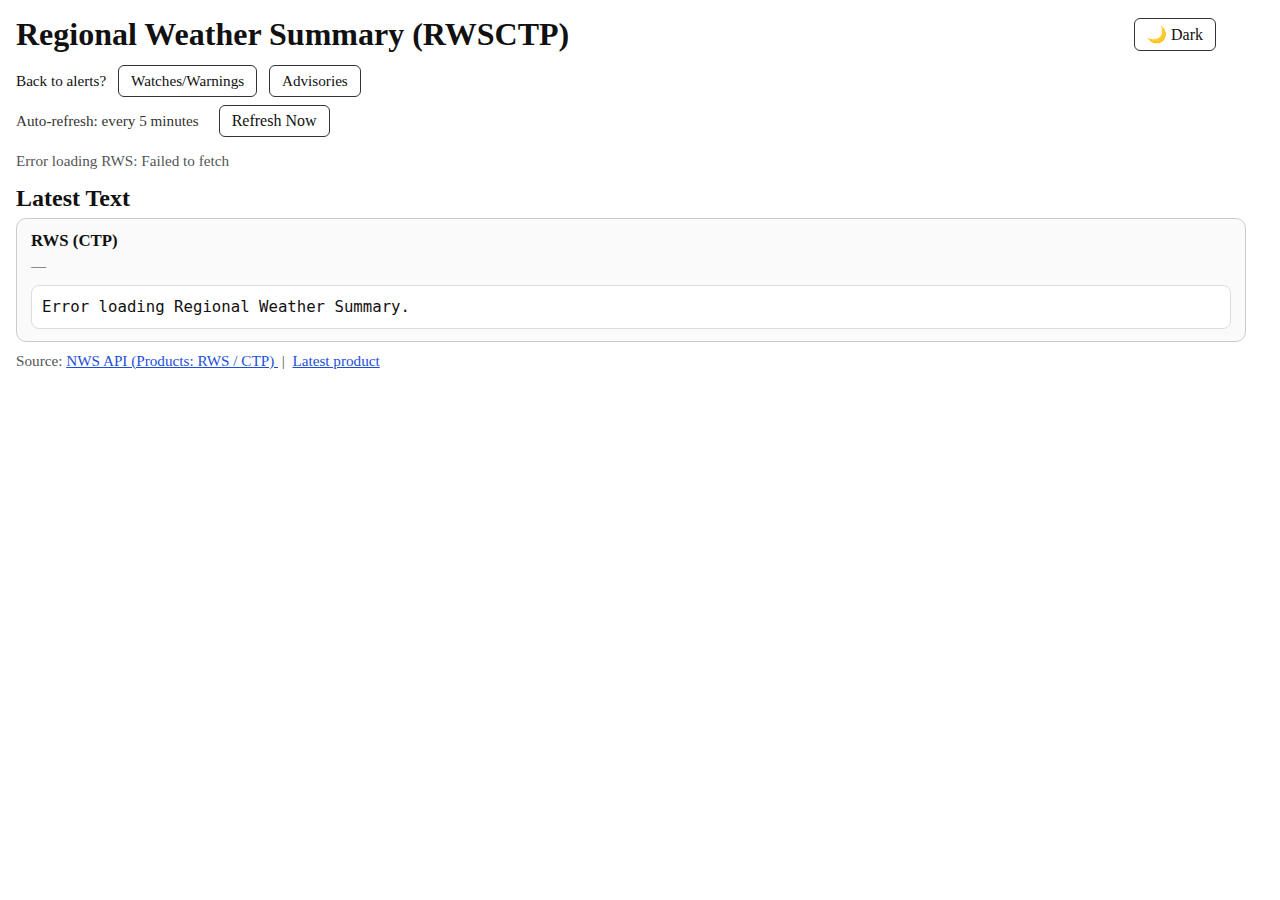
<file: rwsctp.html>
<!DOCTYPE html>
<html lang="en">
<head>
  <meta charset="UTF-8" />
  <title>Regional Weather Summary (RWSCTP)</title>

  <style>
    /* ==============================
       THEME (LIGHT DEFAULT)
       ============================== */
    :root{
      color-scheme: light;

      --bg: #ffffff;
      --text: #111111;
      --muted: #555555;

      --border: #333333;
      --borderSoft: #cccccc;

      --btnBg: #ffffff;
      --btnBgHover: #f3f3f3;
      --btnBorder: #333333;

      --panelBg: #fafafa;
      --panelBorder: #cccccc;

      --meta: #333333;

      --preBg: #ffffff;
      --preBorder: #dddddd;

      --link: #1d4ed8;
    }

    /* ==============================
       THEME (DARK)
       ============================== */
    :root[data-theme="dark"]{
      color-scheme: dark;

      --bg: #0f1216;
      --text: #e9eef5;
      --muted: #a8b2bf;

      --border: #2b3646;
      --borderSoft: #2b3646;

      --btnBg: #171c22;
      --btnBgHover: #232b36;
      --btnBorder: #2b3646;

      --panelBg: #121820;
      --panelBorder: #2b3646;

      --meta: #a8b2bf;

      --preBg: #0f141b;
      --preBorder: #2b3646;

      --link: #7aa2ff;
    }

    html, body { background: var(--bg); color: var(--text); }
    body { margin: 16px; }

    /* ==============================
       TITLE ROW (MATCHES OTHER PAGES)
       ============================== */
    .title-row{
      max-width: 1200px;
      display: flex;
      align-items: center;
      gap: 12px;
      flex-wrap: wrap;
      margin-bottom: 12px; /* space under header */
    }
    .title-row h1{
      margin: 0; /* prevents phantom top margin */
    }
    .title-row .spacer{ flex: 1 1 auto; }

    /* ==============================
       CONTROLS
       ============================== */
    .controls {
      display: flex;
      align-items: center;
      gap: 12px;
      margin-bottom: 8px;
      flex-wrap: wrap;
      max-width: 1200px;
    }

    .nav-toggle { font-size: 0.95em; }

    .nav-toggle button,
    #refreshBtn,
    #themeToggle {
      margin-left: 8px;
      padding: 6px 12px;
      border-radius: 6px;
      border: 1px solid var(--btnBorder);
      background: var(--btnBg);
      cursor: pointer;
      font: inherit;
      color: var(--text);
    }
    .nav-toggle button:hover,
    #refreshBtn:hover,
    #themeToggle:hover { background: var(--btnBgHover); }

    #refreshBtn:disabled { opacity: 0.6; cursor: not-allowed; }

    .refresh-label { font-size: 0.95em; color: var(--meta); }

    .muted { color: var(--muted); font-size: 0.95em; max-width: 1200px; }
    .section-title { margin-top: 14px; margin-bottom: 6px; max-width: 1200px; }

    /* ==============================
       PANEL
       ============================== */
    .panel {
      max-width: 1200px;
      border: 1px solid var(--panelBorder);
      border-radius: 10px;
      padding: 12px 14px;
      background: var(--panelBg);
    }
    .panel h2 {
      margin: 0 0 6px;
      font-size: 1.05em;
    }
    .meta {
      margin: 0 0 10px;
      color: var(--meta);
      font-size: 0.95em;
    }
    pre {
      margin: 0;
      padding: 10px;
      border: 1px solid var(--preBorder);
      border-radius: 8px;
      background: var(--preBg);
      color: var(--text);
      white-space: pre-wrap;
      word-break: break-word;
      font-family: ui-monospace, SFMono-Regular, Menlo, Consolas, monospace;
      line-height: 1.35;
      font-size: 0.98em;
    }
    a { color: var(--link); }
  </style>
</head>

<body>
  <div class="title-row">
    <h1>Regional Weather Summary (RWSCTP)</h1>
    <div class="spacer"></div>
    <button id="themeToggle" type="button">🌙 Dark</button>
  </div>

  <div class="controls">
    <div class="nav-toggle">
      Back to alerts?
      <button type="button" onclick="window.location.href='alerts.html'">Watches/Warnings</button>
      <button type="button" onclick="window.location.href='advisories.html'">Advisories</button>
    </div>
  </div>

  <div class="controls">
    <span class="refresh-label">Auto-refresh: every 5 minutes</span>
    <button id="refreshBtn" type="button">Refresh Now</button>
  </div>

  <p id="status" class="muted">Loading RWS…</p>

  <h2 class="section-title">Latest Text</h2>

  <div class="panel">
    <h2 id="prodTitle">RWS (CTP)</h2>
    <p id="prodMeta" class="meta">—</p>
    <pre id="prodText">Loading…</pre>
  </div>

  <p class="muted" style="margin-top:10px;">
    Source:
    <a id="listLink" href="#" target="_blank" rel="noopener noreferrer">
      NWS API (Products: RWS / CTP)
    </a>
    &nbsp;|&nbsp;
    <a id="prodLink" href="#" target="_blank" rel="noopener noreferrer">
      Latest product
    </a>
  </p>

  <script>
    /* ==============================
       THEME TOGGLE (shared across pages)
       ============================== */
    (function () {
      const STORAGE_KEY_THEME = "pa_alerts_theme";
      const root = document.documentElement;
      const btn = document.getElementById("themeToggle");

      function systemPrefersDark() {
        return window.matchMedia &&
          window.matchMedia("(prefers-color-scheme: dark)").matches;
      }

      function setTheme(theme) {
        if (theme === "system") {
          root.setAttribute("data-theme", systemPrefersDark() ? "dark" : "light");
        } else {
          root.setAttribute("data-theme", theme);
        }
        if (btn) {
          const isDark = root.getAttribute("data-theme") === "dark";
          btn.textContent = isDark ? "☀️ Light" : "🌙 Dark";
        }
      }

      const saved = localStorage.getItem(STORAGE_KEY_THEME) || "system";

      if (saved === "system" && window.matchMedia) {
        const mq = window.matchMedia("(prefers-color-scheme: dark)");
        if (mq.addEventListener) mq.addEventListener("change", () => setTheme("system"));
        else if (mq.addListener) mq.addListener(() => setTheme("system"));
      }

      setTheme(saved);

      if (btn) {
        btn.addEventListener("click", () => {
          const current = root.getAttribute("data-theme") === "dark" ? "dark" : "light";
          const next = current === "dark" ? "light" : "dark";
          localStorage.setItem(STORAGE_KEY_THEME, next);
          setTheme(next);
        });
      }
    })();

    const LIST_URL = "https://api.weather.gov/products/types/RWS/locations/CTP";

    function fmtTime(v) {
      if (!v) return "N/A";
      const d = new Date(v);
      return isNaN(d) ? String(v) : d.toLocaleString();
    }

    function cleanText(t) {
      return t ? String(t).replace(/\n{3,}/g, "\n\n").trim() : "No text returned.";
    }

    async function fetchJson(url) {
      const r = await fetch(url, { headers: { "Accept": "application/geo+json" } });
      if (!r.ok) throw new Error(`HTTP ${r.status}`);
      return await r.json();
    }

    function pickLatestProduct(items) {
      if (!Array.isArray(items) || items.length === 0) return null;

      return items
        .map(p => ({
          p,
          t: Date.parse(p.issuanceTime || p.issueTime || p.created || "")
        }))
        .sort((a, b) => b.t - a.t)[0]?.p || null;
    }

    function getLatestUrl(latest) {
      return (
        latest?.["@id"] ||
        latest?.id ||
        latest?.url ||
        (latest?.productId
          ? `https://api.weather.gov/products/${latest.productId}`
          : null)
      );
    }

    async function refreshRWS() {
      const status = document.getElementById("status");
      const btn = document.getElementById("refreshBtn");

      btn.disabled = true;
      status.textContent = "Loading RWS…";

      try {
        document.getElementById("listLink").href = LIST_URL;

        const listing = await fetchJson(LIST_URL);
        const products = listing.products || listing["@graph"] || listing.items || [];
        const latest = pickLatestProduct(products);

        if (!latest) {
          status.textContent = "No RWS products found.";
          document.getElementById("prodText").textContent =
            "No Regional Weather Summary is currently available.";
          return;
        }

        const latestUrl = getLatestUrl(latest);
        document.getElementById("prodLink").href = latestUrl;

        const prod = await fetchJson(latestUrl);

        const issued = prod.issuanceTime || prod.issueTime || "";
        const wmo = prod.wmoCollectiveId || "";
        const awips = prod.awipsId || "";

        document.getElementById("prodTitle").textContent =
          `${prod.productName || "Regional Weather Summary"} — CTP`;

        document.getElementById("prodMeta").textContent =
          `Issued: ${fmtTime(issued)}`
          + (wmo ? ` | WMO: ${wmo}` : "")
          + (awips ? ` | AWIPS: ${awips}` : "");

        document.getElementById("prodText").textContent =
          cleanText(prod.productText || prod.text || "");

        status.textContent = `Last updated: ${new Date().toLocaleString()}`;

      } catch (err) {
        console.error(err);
        status.textContent = `Error loading RWS: ${err.message}`;
        document.getElementById("prodText").textContent =
          "Error loading Regional Weather Summary.";
      } finally {
        btn.disabled = false;
      }
    }

    document.getElementById("refreshBtn").onclick = refreshRWS;

    refreshRWS();
    setInterval(refreshRWS, 5 * 60 * 1000);
  </script>
</body>
</html>
</file>
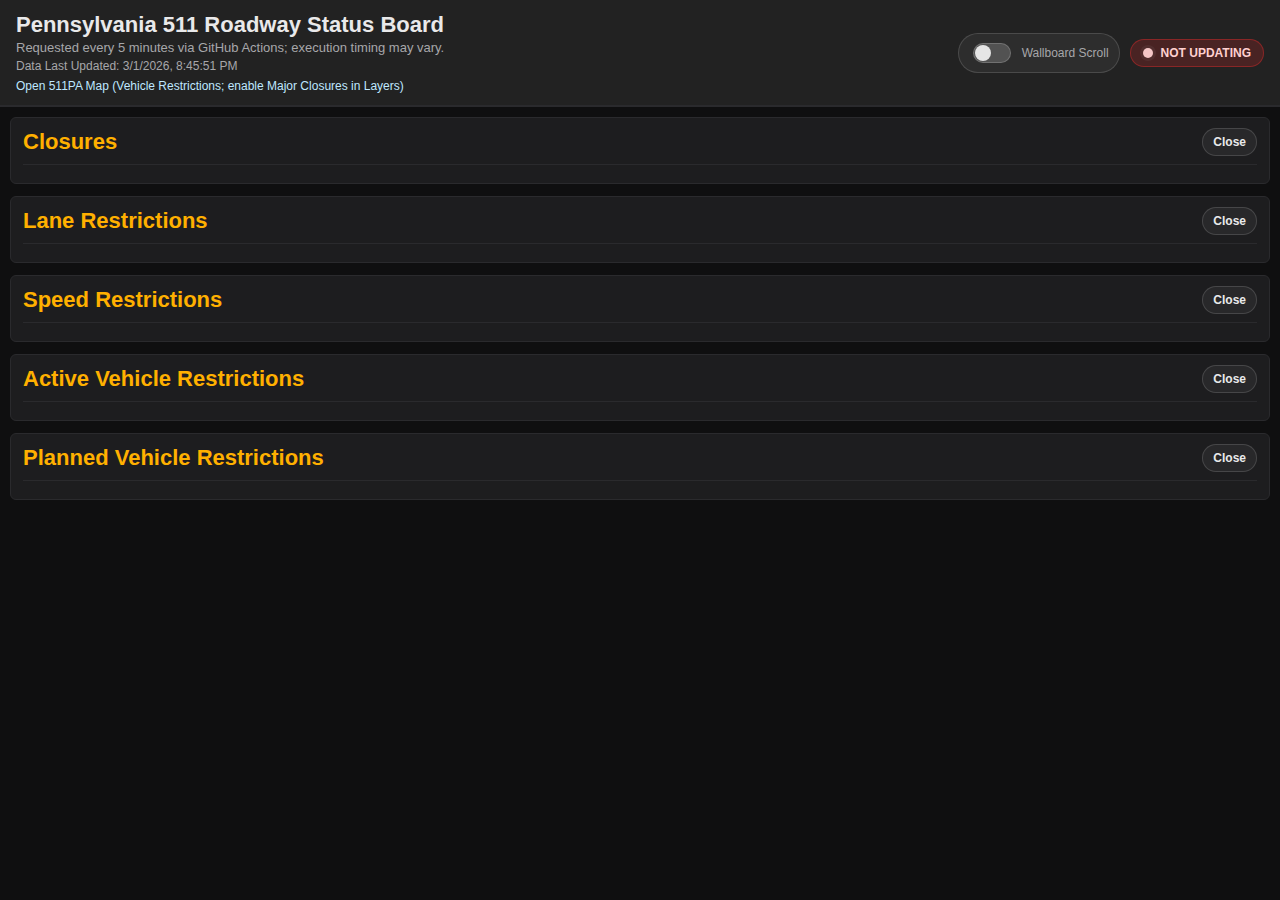
<file: traffic.html>
<!DOCTYPE html>
<html lang="en">
<head>
<meta charset="UTF-8" />
<meta name="viewport" content="width=device-width, initial-scale=1.0"/>
<title>Pennsylvania 511 Roadway Status Board</title>

<style>
:root{
  --bg:#0f0f10;
  --panel2:#1d1d1f;
  --border:#2a2a2d;
  --text:#e9e9ea;
  --muted:#a7a7aa;
  --orange:#ffb000;
  --red:#ff2b2b;
  --blue:#00bfff;
  --yellow:#ffe600;
  --green:#29d36a;
  --purple:#c084fc;
}

body{ margin:0; background:var(--bg); color:var(--text); font-family: Arial, Helvetica, sans-serif; }

/* HEADER */
.topbar{
  background:#222;
  border-bottom:2px solid var(--border);
  padding:12px 16px;
  display:flex;
  justify-content:space-between;
  align-items:center;
  gap:14px;
}
.title{ font-size:22px; font-weight:700; }
.subtitle{ color:var(--muted); font-size:13px; margin-top:2px; }
.header-left{ display:flex; flex-direction:column; }

/* Status pill (upper right) */
.status-pill{
  display:inline-flex;
  align-items:center;
  gap:.5rem;
  padding:6px 12px;
  border-radius:999px;
  font-weight:900;
  font-size:12px;
  border:1px solid rgba(255,255,255,.14);
  user-select:none;
  white-space:nowrap;
}
.status-dot{
  width:10px;
  height:10px;
  border-radius:999px;
  background: currentColor;
  opacity:.95;
  box-shadow: 0 0 0 3px rgba(255,255,255,.06);
}
.status-ok{
  background: rgba(41, 211, 106, .18);
  color: #c9ffcf;
  border-color: rgba(41, 211, 106, .35);
}
.status-attn{
  background: rgba(255, 176, 0, .18);
  color: #ffe6b8;
  border-color: rgba(255, 176, 0, .35);
}
.status-err{
  background: rgba(255, 43, 43, .18);
  color: #ffd0d0;
  border-color: rgba(255, 43, 43, .35);
}

/* Header right cluster */
.header-right{
  display:flex;
  align-items:center;
  gap:10px;
}

/* Toggle (next to pill) */
.toggle{
  display:inline-flex;
  align-items:center;
  gap:8px;
  padding:6px 10px;
  border-radius:999px;
  border:1px solid rgba(255,255,255,.14);
  background: rgba(255,255,255,.05);
  color: var(--text);
  font-size:12px;
  user-select:none;
  white-space:nowrap;
}
.toggle input{
  appearance:none;
  width:38px;
  height:20px;
  border-radius:999px;
  background: rgba(255,255,255,.18);
  position:relative;
  outline:none;
  cursor:pointer;
  border:1px solid rgba(255,255,255,.18);
}
.toggle input:before{
  content:"";
  position:absolute;
  width:16px;
  height:16px;
  border-radius:999px;
  top:1px;
  left:1px;
  background: rgba(255,255,255,.85);
  transition: transform .18s ease;
}
.toggle input:checked{
  background: rgba(41, 211, 106, .35);
  border-color: rgba(41, 211, 106, .35);
}
.toggle input:checked:before{
  transform: translateX(18px);
}
.toggle .lbl{
  color: var(--muted);
}
.toggle input:checked + .lbl{
  color: #c9ffcf;
}

/* ROWS */
.grid{ padding:10px; }
.row{
  background:var(--panel2);
  border:1px solid var(--border);
  border-radius:6px;
  margin-bottom:12px;
  padding:10px 12px;
}

/* TITLES */
.paneltitle{
  display:flex;
  justify-content:space-between;
  align-items:center;
  border-bottom:1px solid var(--border);
  padding-bottom:8px;
  margin-bottom:8px;
}
.paneltitle .name{ font-size:22px; font-weight:900; color:var(--orange); }

.panel-actions{
  display:flex;
  align-items:center;
  gap:8px;
}

.section-toggle{
  appearance:none;
  border:1px solid rgba(255,255,255,.14);
  background: rgba(255,255,255,.05);
  color: var(--text);
  padding:6px 10px;
  border-radius:999px;
  font-size:12px;
  font-weight:700;
  cursor:pointer;
  white-space:nowrap;
}
.section-toggle:hover{
  background: rgba(255,255,255,.09);
}
.section-toggle.closed{
  color: #ffd7a8;
  border-color: rgba(255,176,0,.28);
}

/* ITEMS */
.items{ max-height:45vh; overflow:auto; }
.items.is-collapsed{ display:none; }

.items.wb-scroll{
  height:34vh;
  max-height:none;
  overflow:auto;
}

/* ITEMS content */
.item{
  padding:10px;
  margin:8px 0;
  background:#141415;
  border:1px solid #232326;
  border-left:7px solid var(--red);
  border-radius:6px;
  font-size:15px;
  line-height:1.25;
  word-break:break-word;
}
.speed .item{ border-left-color: var(--blue); }
.vehicle .item{ border-left-color: var(--yellow); }
.lane .item{ border-left-color: var(--purple); }

/* Vehicle grouping headers */
.grouphead{
  padding:8px 10px;
  margin:10px 0 6px;
  border-radius:6px;
  background: rgba(255,255,255,.06);
  border:1px solid rgba(255,255,255,.10);
  color:var(--text);
  font-weight:400;
  font-size:15px;
  letter-spacing:.02em;
}
.grouphead.tier1{ color:#a855f7; }
.grouphead.tier2{ color:#f59e0b; }
.grouphead.tier3{ color:#3b82f6; }
.grouphead.tier4{ color:#ef4444; }
.grouphead.tier5{ color:#ec4899; }
.grouphead.rl45{ color:#3b82f6; }
.grouphead.rl55{ color:#06b6d4; }

/* FOOTER pill reused in header */
.footer{
  position:fixed;
  bottom:8px;
  right:12px;
  color:var(--muted);
  font-size:12px;
  background:rgba(0,0,0,.25);
  padding:6px 10px;
  border:1px solid rgba(255,255,255,.08);
  border-radius:999px;
}
.header-updated{
  position:static;
  bottom:auto;
  right:auto;
  background:none;
  border:none;
  padding:0;
  margin-top:4px;
  border-radius:0;
}

/* Link under updated */
.header-links{
  margin-top:6px;
  font-size:12px;
}
.header-links a{
  color:#bfe7ff;
  text-decoration:none;
}
.header-links a:hover{
  text-decoration:underline;
}

/* Roadway icon next to route name */
.road-row{
  display:flex;
  align-items:center;
  gap:8px;
}
.road-img{
  width:34px;
  height:34px;
  object-fit:contain;
  flex-shrink:0;
}

/* Second-line alignment under roadway text */
.subline{
  margin-top:2px;
}
.subline.indent-under-icon{
  padding-left:42px;
}
</style>
</head>

<body>

<div class="topbar">
  <div class="header-left">
    <div class="title">Pennsylvania 511 Roadway Status Board</div>
    <div class="subtitle">Requested every 5 minutes via GitHub Actions; execution timing may vary.</div>
    <div class="footer header-updated" id="updated">Data Last Updated: —</div>

    <div class="header-links">
      <a href="https://www.511pa.com/map/page/vehiclerestriction" target="_blank" rel="noopener">
        Open 511PA Map (Vehicle Restrictions; enable Major Closures in Layers)
      </a>
    </div>
  </div>

  <div class="header-right">
    <label class="toggle" title="When enabled, panels that overflow will auto-scroll (useful for wallboards).">
      <input id="wallScrollToggle" type="checkbox" />
      <span class="lbl">Wallboard Scroll</span>
    </label>

    <div id="statuspill" class="status-pill status-err" title="Loading…">
      <span class="status-dot"></span>
      <span id="statusline">LOADING…</span>
    </div>
  </div>
</div>

<div class="grid">

  <div class="row closures">
    <div class="paneltitle">
      <div class="name">Closures</div>
      <div class="panel-actions">
        <button class="section-toggle" type="button" data-target="closuresList">Close</button>
      </div>
    </div>
    <div class="items" id="closuresList"></div>
  </div>

  <div class="row lane">
    <div class="paneltitle">
      <div class="name">Lane Restrictions</div>
      <div class="panel-actions">
        <button class="section-toggle" type="button" data-target="laneList">Close</button>
      </div>
    </div>
    <div class="items" id="laneList"></div>
  </div>

  <div class="row speed">
    <div class="paneltitle">
      <div class="name">Speed Restrictions</div>
      <div class="panel-actions">
        <button class="section-toggle" type="button" data-target="speedList">Close</button>
      </div>
    </div>
    <div class="items" id="speedList"></div>
  </div>

  <div class="row vehicle">
    <div class="paneltitle">
      <div class="name">Active Vehicle Restrictions</div>
      <div class="panel-actions">
        <button class="section-toggle" type="button" data-target="vehicleList">Close</button>
      </div>
    </div>
    <div class="items" id="vehicleList"></div>
  </div>

  <div class="row vehicle">
    <div class="paneltitle">
      <div class="name">Planned Vehicle Restrictions</div>
      <div class="panel-actions">
        <button class="section-toggle" type="button" data-target="plannedVehicleList">Close</button>
      </div>
    </div>
    <div class="items" id="plannedVehicleList"></div>
  </div>

</div>

<script>
const REFRESH_MS = 60000;

const CLOSURES_FILE = "major_route_closures.json";
const RESTR_FILE = "restrictions.json";
const LANE_FILE = "lane_restrictions.json";

const LAST_RUN_FILE = "last_run.json";
const STALE_MINUTES = 25;

/* --- Wallboard scroll state --- */
let WALL_SCROLL_ENABLED = false;
const scrollers = new Map();

/* Interval-based auto-scroll */
function startAutoScroll(el){
  if (!el) return;
  stopAutoScroll(el);

  const state = { timer: null, mode: "down", pauseUntil: 0 };
  scrollers.set(el, state);

  const downStepPx = 1;
  const upStepPx = 18;
  const tickMs = 40;

  const topPauseMs = 1800;
  const bottomPauseMs = 2200;

  el.scrollTop = 0;
  state.pauseUntil = Date.now() + topPauseMs;

  state.timer = setInterval(() => {
    if (!WALL_SCROLL_ENABLED) return;
    if (!document.body.contains(el)) return;

    const max = el.scrollHeight - el.clientHeight;
    if (max <= 4) return;

    const now = Date.now();
    if (now < state.pauseUntil) return;

    const st = scrollers.get(el);
    if (!st) return;

    if (st.mode === "down") {
      el.scrollTop += downStepPx;

      if (el.scrollTop >= max) {
        el.scrollTop = max;
        st.mode = "pause-bottom";
        st.pauseUntil = now + bottomPauseMs;
      }
      return;
    }

    if (st.mode === "pause-bottom") {
      st.mode = "up";
      return;
    }

    if (st.mode === "up") {
      el.scrollTop -= upStepPx;

      if (el.scrollTop <= 0) {
        el.scrollTop = 0;
        st.mode = "down";
        st.pauseUntil = Date.now() + topPauseMs;
      }
    }
  }, tickMs);
}

function stopAutoScroll(el){
  const s = scrollers.get(el);
  if (s && s.timer) clearInterval(s.timer);
  scrollers.delete(el);
}

function panelOverflows(el){
  if (!el) return false;
  return (el.scrollHeight - el.clientHeight) > 6;
}

function applyWallScroll(enabled){
  WALL_SCROLL_ENABLED = !!enabled;

  const panels = [
    document.getElementById("closuresList"),
    document.getElementById("laneList"),
    document.getElementById("speedList"),
    document.getElementById("vehicleList"),
    document.getElementById("plannedVehicleList")
  ].filter(Boolean);

  panels.forEach(el => el.classList.remove("wb-scroll"));
  for (const [el] of scrollers.entries()) stopAutoScroll(el);

  if (!WALL_SCROLL_ENABLED) return;

  const needScroll = panels.filter(el => !el.classList.contains("is-collapsed") && panelOverflows(el));
  needScroll.forEach(el => el.classList.add("wb-scroll"));

  setTimeout(() => {
    needScroll.forEach(el => {
      if (!el.classList.contains("is-collapsed") && panelOverflows(el)) startAutoScroll(el);
    });
  }, 50);
}

function candidatePaths(filename) {
  const here = new URL(".", window.location.href);
  const parts = location.pathname.split("/").filter(Boolean);
  const repoBase = parts.length ? `/${parts[0]}/` : "/";

  return [
    new URL(`data/${filename}`, here).toString(),
    new URL(`../data/${filename}`, here).toString(),
    new URL(`${repoBase}data/${filename}`, window.location.origin).toString()
  ];
}

async function fetchFirstWorkingJson(filename) {
  let lastErr = null;

  for (const p of candidatePaths(filename)) {
    try {
      const r = await fetch(p + (p.includes("?") ? "&" : "?") + "v=" + Date.now(), { cache:"no-store" });
      if (!r.ok) { lastErr = new Error(`${r.status} ${r.statusText}`); continue; }
      const json = await r.json();
      return { json, sourceUrl: p };
    } catch (e) {
      lastErr = e;
    }
  }

  throw new Error(`JSON not found: ${filename}` + (lastErr ? ` (last error: ${lastErr})` : ""));
}

function minutesAgo(dt) {
  return (Date.now() - dt.getTime()) / 60000;
}

function setStatus(state, text, hover) {
  const pill = document.getElementById("statuspill");
  const line = document.getElementById("statusline");
  if (!pill || !line) return;

  pill.classList.remove("status-ok","status-attn","status-err");
  if (state === "ok") pill.classList.add("status-ok");
  if (state === "attn") pill.classList.add("status-attn");
  if (state === "err") pill.classList.add("status-err");

  line.textContent = text;
  pill.title = hover || "";
}

window.addEventListener("error", (e) => {
  try { setStatus("err","JS ERROR", e?.message || "Unknown error"); } catch {}
});
window.addEventListener("unhandledrejection", (e) => {
  try {
    const r = e && e.reason;
    setStatus("err","JS ERROR", r ? (r.stack || r.message || String(r)) : "Unhandled rejection");
  } catch {}
});

function normalizeRows(rows) {
  return (rows || [])
    .map(r => Array.isArray(r) ? r.join(" | ") : String(r || ""))
    .map(s => s.trim())
    .filter(Boolean);
}

function cleanLine(s) {
  let t = s;

  t = t.replace(/^Row Details\s*\|\s*/i, "");
  t = t.replace(/\bOther incident on\b\s*/i, "");

  t = t.replace(/\s*\|\s*I-\d+\s*\|\s*ACTIVE\s*\|\s*View on map\s*$/i, "");
  t = t.replace(/\s*\|\s*US-\d+\s*\|\s*ACTIVE\s*\|\s*View on map\s*$/i, "");
  t = t.replace(/\s*\|\s*PA-\d+\s*\|\s*ACTIVE\s*\|\s*View on map\s*$/i, "");
  t = t.replace(/\s*\|\s*ACTIVE\s*\|\s*View on map\s*$/i, "");
  t = t.replace(/\s*\|\s*View on map\s*$/i, "");

  t = t.replace(/\s*\|\s*\|\s*/g, " | ");
  t = t.replace(/\s{2,}/g, " ");
  t = t.replace(/\s*\|\s*(I|US|PA)\s*[- ]?\s*\d{1,4}\s*$/gi, "");

  return t.trim();
}

function isFakeHeaderRow(s) {
  const t = s.trim().toLowerCase();
  return t === "speed restrictions" || t === "vehicle restrictions" || t === "restrictions";
}

function getRoadImage(text){
  const s = String(text || "").trim();

  const parts = location.pathname.split("/").filter(Boolean);
  const repoBase = parts.length ? `/${parts[0]}/` : "/";

  const m =
    s.match(/\b(I|US|PA)\s*[- ]?\s*(\d{1,4})\b/i) ||
    s.match(/\binterstate\s*(\d{1,4})\b/i);

  if (!m) return "";

  let typ = "";
  let num = "";

  if (/interstate/i.test(m[0])) {
    typ = "i";
    num = String(parseInt(m[1], 10));
  } else {
    typ = String(m[1]).toLowerCase();
    num = String(parseInt(m[2], 10));
  }

  if (!num || num === "NaN") return "";

  const filename = `${typ}${num}small.png`;
  return `${repoBase}data/icons/${filename}?v=${Date.now()}`;
}

function buildRoadRow(text){
  const wrap = document.createElement("div");
  wrap.className = "road-row";

  const imgPath = getRoadImage(text);
  if (imgPath) {
    wrap.dataset.hasIcon = "1";

    const img = document.createElement("img");
    img.className = "road-img";
    img.src = imgPath;
    img.alt = "";
    img.onerror = () => { img.style.display = "none"; };
    wrap.appendChild(img);
  }

  const name = document.createElement("div");
  name.textContent = text;
  wrap.appendChild(name);

  return wrap;
}

function renderList(elId, items, kind) {
  const el = document.getElementById(elId);
  if (!el) return;

  el.innerHTML = "";

  if (!items.length) {
    const div = document.createElement("div");
    div.className = `item ${kind || ""}`;
    div.style.borderLeftColor = "var(--green)";
    div.textContent = "None currently reported";
    el.appendChild(div);
    return;
  }

  items.forEach(text => {
    const div = document.createElement("div");
    div.className = `item ${kind || ""}`;
    div.appendChild(buildRoadRow(text));
    el.appendChild(div);
  });
}

function isSpeedRestriction(text) {
  const hasRoad = /(i-\d+|us-\d+|pa-\d+|turnpike|route|sr\s*\d+|exit|interstate\s*\d+)/i.test(text);
  const hasSpeed = /\b(mph|speed)\b/i.test(text);
  return hasSpeed && hasRoad;
}

function isVehicleOnlyRestriction(text){
  const t = String(text || "");
  const hasRoad = /(i-\d+|us-\d+|pa-\d+|turnpike|route|sr\s*\d+|exit|interstate\s*\d+)/i.test(t);
  if (!hasRoad) return false;

  const hasCmv =
    /\bcommercial\s*vehicles?\b/i.test(t) ||
    /\bcmv\b/i.test(t) ||
    /\btruck(s)?\b/i.test(t);

  const hasVehicleControl =
    /\bright\s*lane\s*only\b/i.test(t) ||
    /\bleft\s*lane\s*only\b/i.test(t) ||
    /\bno\s+tractors\b/i.test(t) ||
    /\bno\s+trailers\b/i.test(t) ||
    /\bempty\s+trailers?\b/i.test(t) ||
    /\bban(ned)?\b/i.test(t) ||
    /\brestricted\b/i.test(t);

  return hasCmv && hasVehicleControl;
}

function is45CmvRightLaneOnly(text){
  const hasRoad = /(i-\d+|us-\d+|pa-\d+|turnpike|route|sr\s*\d+|exit|interstate\s*\d+)/i.test(text);
  if (!hasRoad) return false;

  const mph45 = /\b45\s*mph\b/i.test(text);
  const rightLaneOnly = /\bright\s*lane\s*only\b/i.test(text) || /\brt\.?\s*lane\s*only\b/i.test(text);

  const cmvRightLane =
    /\bcommercial\s*vehicles?\s*right\s*lane\s*only\b/i.test(text) ||
    /\bcmv\s*right\s*lane\s*only\b/i.test(text) ||
    (/\bcommercial\s*vehicles?\b/i.test(text) && rightLaneOnly) ||
    (/\bcmv\b/i.test(text) && rightLaneOnly);

  return mph45 && rightLaneOnly && cmvRightLane;
}

function is55CmvRightLaneOnly(text){
  const hasRoad = /(i-\d+|us-\d+|pa-\d+|turnpike|route|sr\s*\d+|exit|interstate\s*\d+)/i.test(text);
  if (!hasRoad) return false;

  const mph55 = /\b55\s*mph\b/i.test(text) || /\breduced to 55 miles per hour\b/i.test(text);
  const rightLaneOnly = /\bright\s*lane\s*only\b/i.test(text) || /\brt\.?\s*lane\s*only\b/i.test(text);

  const cmvRightLane =
    /\bcommercial\s*vehicles?\s*right\s*lane\s*only\b/i.test(text) ||
    /\bcmv\s*right\s*lane\s*only\b/i.test(text) ||
    (/\bcommercial\s*vehicles?\b/i.test(text) && rightLaneOnly) ||
    (/\bcmv\b/i.test(text) && rightLaneOnly);

  return mph55 && rightLaneOnly && cmvRightLane;
}

function formatDataLastUpdated(dt) {
  if (!dt) return "Data Last Updated: —";
  return "Data Last Updated: " + dt.toLocaleString();
}

function extractTextLines(anyJson){
  if (!anyJson) return [];

  if (Array.isArray(anyJson)) return anyJson.map(x => String(x || "")).filter(Boolean);

  if (Array.isArray(anyJson.items)) {
    return anyJson.items
      .map(it => it?.formatted || it?.description || it?.title || it?.message || it?.text || "")
      .map(s => String(s || "").trim())
      .filter(Boolean);
  }

  if (Array.isArray(anyJson.rows)) {
    return normalizeRows(anyJson.rows).map(cleanLine).filter(Boolean);
  }

  return [];
}

function routeKey(text){
  const s = String(text || "");
  const m =
    s.match(/\b(I|US|PA)\s*[- ]?\s*(\d{1,4})\b/i) ||
    s.match(/\binterstate\s*(\d{1,4})\b/i);

  if (!m) return { grp: 9, num: 99999 };

  if (/interstate/i.test(m[0])) {
    const num = parseInt(m[1], 10);
    return { grp: 1, num: isNaN(num) ? 99999 : num };
  }

  const type = String(m[1]).toUpperCase();
  const num = parseInt(m[2], 10);
  const grp = (type === "I") ? 1 : (type === "US") ? 2 : 3;
  return { grp, num: isNaN(num) ? 99999 : num };
}
function sortByRoute(a,b){
  const ka = routeKey(a), kb = routeKey(b);
  if (ka.grp !== kb.grp) return ka.grp - kb.grp;
  if (ka.num !== kb.num) return ka.num - kb.num;
  return String(a).localeCompare(String(b));
}

function parseDtToEpoch(dtStr){
  const m = String(dtStr || "").match(/\b(\d{1,2})\/(\d{1,2})\/(\d{2,4})\b\s*,?\s*(\d{1,2}):(\d{2})\s*(AM|PM)\b/i);
  if (!m) return null;

  let mm = parseInt(m[1], 10);
  let dd = parseInt(m[2], 10);
  let yy = parseInt(m[3], 10);
  let hh = parseInt(m[4], 10);
  let min = parseInt(m[5], 10);
  const ap = String(m[6] || "").toUpperCase();

  if (String(yy).length === 2) yy = 2000 + yy;

  if (ap === "AM") {
    if (hh === 12) hh = 0;
  } else if (ap === "PM") {
    if (hh !== 12) hh += 12;
  }

  const d = new Date(yy, mm - 1, dd, hh, min, 0, 0);
  const t = d.getTime();
  return isNaN(t) ? null : t;
}
function extractDateTimes(text){
  const t = String(text || "");
  const re = /\b\d{1,2}\/\d{1,2}\/\d{2,4}\b\s*,?\s*\d{1,2}:\d{2}\s*(AM|PM)\b/gi;
  return t.match(re) || [];
}
function plannedStartEpoch(text){
  const dts = extractDateTimes(text);
  if (!dts.length) return Number.POSITIVE_INFINITY;
  const ep = parseDtToEpoch(dts[0]);
  return (ep == null) ? Number.POSITIVE_INFINITY : ep;
}
function sortPlannedByStartThenRoute(a,b){
  const ta = plannedStartEpoch(a);
  const tb = plannedStartEpoch(b);
  if (ta !== tb) return ta - tb;
  return sortByRoute(a,b);
}

function extractTierHeader(s){
  const t = (s || "").trim();
  const m = t.match(/^tier\s*([1-5])\s*[:\-]/i);
  if (m) return Number(m[1]);
  const m2 = t.match(/^tier\s*([1-5])\b/i);
  if (m2 && t.length <= 60) return Number(m2[1]);
  return null;
}
function applyTierContext(rows){
  let currentTier = null;
  const out = [];
  for (const text of (rows || [])) {
    const hdr = extractTierHeader(text);
    if (hdr) { currentTier = hdr; continue; }
    out.push({ text, tier: currentTier });
  }
  return out;
}
function getTierFromText(text){
  const t = (text || "").toLowerCase();
  const m = t.match(/\btier\s*([1-5])\b/);
  if (m) return Number(m[1]);
  if (t.includes("complete cmv restriction")) return 4;
  if (t.includes("all passenger vehicles")) return 5;
  return null;
}
function vehiclePanelCandidate(text){
  const hasRoad = /(i-\d+|us-\d+|pa-\d+|turnpike|route|sr\s*\d+|exit|interstate\s*\d+)/i.test(text);
  if (!hasRoad) return false;
  return (
    /\btier\s*[1-5]\b/i.test(text) ||
    /\bcomplete cmv restriction\b/i.test(text) ||
    /\ball passenger vehicles\b/i.test(text) ||
    /\bcmv\b/i.test(text) ||
    /\bcommercial\b/i.test(text) ||
    /\btruck(s)?\b/i.test(text) ||
    /\bpermit\b/i.test(text) ||
    /\bno permit travel\b/i.test(text) ||
    /\btrailer\b/i.test(text) ||
    /\btowing\b/i.test(text) ||
    /\bmotor coach|motorcoach|school bus|commercial bus|motorcycle\b/i.test(text) ||
    /\bchains?\b/i.test(text) ||
    /\batd\b/i.test(text)
  );
}

function parseMmDdYyTimeLabel(dtStr, label){
  const m = String(dtStr || "").match(/\b(\d{1,2})\/(\d{1,2})\/(\d{2,4})\b\s*,?\s*(\d{1,2}):(\d{2})\s*(AM|PM)\b/i);
  if (!m) return null;

  let mm = parseInt(m[1], 10);
  let dd = parseInt(m[2], 10);
  let yy = m[3];
  let h = parseInt(m[4], 10);
  let min = parseInt(m[5], 10);
  const ap = String(m[6] || "").toUpperCase();

  if (String(yy).length === 4) yy = String(yy).slice(-2);
  yy = String(yy).padStart(2, "0");

  if (ap === "AM") {
    if (h === 12) h = 0;
  } else if (ap === "PM") {
    if (h !== 12) h += 12;
  }

  const MM = String(mm).padStart(2, "0");
  const DD = String(dd).padStart(2, "0");
  const HH = String(h).padStart(2, "0");
  const MN = String(min).padStart(2, "0");

  return `${label} ${MM}/${DD}/${yy} at ${HH}:${MN} hours.`;
}
function stripPipeRouteOnly(text){
  return String(text || "").replace(/\s*\|\s*(I|US|PA)\s*[- ]?\s*\d{1,4}\s*\|\s*/gi, " | ").trim();
}

function cleanupPlannedVehicleText(fullText){
  const raw = stripPipeRouteOnly(fullText);
  const dts = extractDateTimes(raw);
  const dt = dts.length ? dts[0] : null;

  let main = raw;
  if (dt) {
    main = main.replace(dt, "").trim();
    main = main.replace(/\s*\|\s*$/g, "").trim();
    main = main.replace(/\s{2,}/g, " ");
  }
  main = main.replace(/\s*\|\s*\|\s*/g, " | ").trim();

  const line2 = dt ? parseMmDdYyTimeLabel(dt, "Starting on:") : null;
  return { main, line2 };
}

function cleanupActiveVehicleText(fullText){
  const raw = stripPipeRouteOnly(fullText);
  const dts = extractDateTimes(raw);
  const dt = dts.length ? dts[dts.length - 1] : null;

  let main = raw;
  if (dt) {
    main = main.replace(dt, "").trim();
    main = main.replace(/\s*\|\s*$/g, "").trim();
    main = main.replace(/\s{2,}/g, " ");
  }
  main = main.replace(/\s*\|\s*\|\s*/g, " | ").trim();

  const line2 = dt ? parseMmDdYyTimeLabel(dt, "Ending on:") : null;
  return { main, line2 };
}

/* ---------- COMBINER ---------- */
function normalizePointName(s){
  return String(s || "")
    .toLowerCase()
    .replace(/[–—]/g, "-")
    .replace(/\boh\s*line\b/g, "oh line")
    .replace(/\bohio\s+state\s+line\b/g, "oh line")
    .replace(/\bohio\s+line\b/g, "oh line")
    .replace(/\bstate\s+line\b/g, "state line")
    .replace(/\bexit\s*:\s*/g, "exit: ")
    .replace(/\s+/g, " ")
    .trim();
}

function normalizeRouteLabel(route){
  const r = String(route || "").toUpperCase().replace(/\s+/g, "");
  const m = r.match(/^(I|US|PA)-?(\d{1,4})$/i);
  if (!m) return String(route || "").trim().toUpperCase();

  const typ = m[1].toUpperCase();
  const num = String(parseInt(m[2], 10));

  if (!num || num === "NaN") return `${typ}-${m[2]}`;

  return `${typ}-${num}`;
}

function normalizeDirLabel(dir){
  const d = String(dir || "").trim().toUpperCase();
  if (d === "EAST" || d === "EB") return "E";
  if (d === "WEST" || d === "WB") return "W";
  if (d === "NORTH" || d === "NB") return "N";
  if (d === "SOUTH" || d === "SB") return "S";
  return "";
}

function dirLetterToWord(dir){
  if (dir === "E") return " East";
  if (dir === "W") return " West";
  if (dir === "N") return " North";
  if (dir === "S") return " South";
  return "";
}

function normalizeRestrictionRest(rest){
  return String(rest || "")
    .replace(/\s+/g, " ")
    .replace(/\s+\./g, ".")
    .trim()
    .toLowerCase();
}

function parseRestrictionSegment(text){
  const s = String(text || "").trim();

  const m = s.match(/^(?<route>(?:I|US|PA)\s*-\s*\d{1,4}|(?:I|US|PA)\s*\d{1,4})\s*(?<dir>east|west|north|south|eb|wb|nb|sb)?\s+between\s+(?<start>.+?)\s+and\s+(?<end>.+?)\.\s+(?<rest>.+)$/i);
  if (!m || !m.groups) return null;

  const route = normalizeRouteLabel(m.groups.route || "");
  const dir = normalizeDirLabel(m.groups.dir || "");
  const start = String(m.groups.start || "").trim();
  const end = String(m.groups.end || "").trim();
  const rest = String(m.groups.rest || "").trim();

  if (!route || !start || !end || !rest) return null;

  return {
    original: s,
    route,
    dir,
    start,
    end,
    rest,
    startKey: normalizePointName(start),
    endKey: normalizePointName(end),
    restKey: normalizeRestrictionRest(rest)
  };
}

function combineContiguousRestrictions(items){
  const parsed = [];
  const leftovers = [];

  for (const raw of (items || [])) {
    const text = typeof raw === "string" ? raw : (raw?.text ?? String(raw ?? ""));
    const seg = parseRestrictionSegment(text);
    if (seg) parsed.push(seg);
    else leftovers.push(text);
  }

  const grouped = new Map();

  for (const seg of parsed) {
    const key = `${seg.route}|${seg.dir}|${seg.restKey}`;
    if (!grouped.has(key)) grouped.set(key, []);
    grouped.get(key).push(seg);
  }

  const combined = [];

  for (const segs of grouped.values()) {
    const startMap = new Map();
    const endMap = new Map();

    for (const seg of segs) {
      if (!startMap.has(seg.startKey)) startMap.set(seg.startKey, []);
      startMap.get(seg.startKey).push(seg);

      if (!endMap.has(seg.endKey)) endMap.set(seg.endKey, []);
      endMap.get(seg.endKey).push(seg);
    }

    const used = new Set();

    for (const seg of segs) {
      if (used.has(seg.original)) continue;

      let head = seg;

      while (true) {
        const prevCandidates = (endMap.get(head.startKey) || []).filter(x => !used.has(x.original) && x.original !== head.original);
        if (prevCandidates.length !== 1) break;
        const prev = prevCandidates[0];
        if (prev.startKey === prev.endKey) break;
        head = prev;
      }

      let tail = head;
      used.add(tail.original);

      while (true) {
        const nextCandidates = (startMap.get(tail.endKey) || []).filter(x => !used.has(x.original) && x.original !== tail.original);
        if (nextCandidates.length !== 1) break;
        const next = nextCandidates[0];
        if (next.startKey === next.endKey) break;
        used.add(next.original);
        tail = next;
      }

      combined.push(
        `${head.route}${dirLetterToWord(head.dir)} between ${head.start} and ${tail.end}. ${head.rest}`
      );
    }
  }

  return [...combined, ...leftovers].sort(sortByRoute);
}
/* ---------- END COMBINER ---------- */

function renderVehicleGrouped(elId, items){
  const el = document.getElementById(elId);
  if (!el) return;

  el.innerHTML = "";

  if (!items.length) {
    const div = document.createElement("div");
    div.className = "item vehicle";
    div.style.borderLeftColor = "var(--green)";
    div.textContent = "None currently reported";
    el.appendChild(div);
    return;
  }

  const buckets = new Map([
    [1, []],[2, []],[3, []],[4, []],[5, []],
    ["rl45", []],["rl55", []],["other", []]
  ]);

  for (const it of items) {
    const text = it?.text ?? String(it ?? "");
    const tier = (it && typeof it === "object" && "tier" in it && it.tier != null) ? it.tier : getTierFromText(text);

    if (is45CmvRightLaneOnly(text)) { buckets.get("rl45").push(text); continue; }
    if (is55CmvRightLaneOnly(text)) { buckets.get("rl55").push(text); continue; }
    if (tier && buckets.has(tier)) buckets.get(tier).push(text);
    else buckets.get("other").push(text);
  }

  for (const [k, arr] of buckets.entries()) arr.sort(sortByRoute);

  const tierLabels = {
    1:"Tier 1",
    2:"Tier 2",
    3:"Tier 3",
    4:"Tier 4",
    5:"Tier 5",
    rl45:"45 MPH — CMV Right Lane Only",
    rl55:"55 MPH — CMV Right Lane Only",
    other:"Other / Unclassified vehicle restrictions"
  };
  const headClass = {1:"tier1",2:"tier2",3:"tier3",4:"tier4",5:"tier5",rl45:"rl45",rl55:"rl55",other:""};
  const order = [1,2,3,4,5,"rl45","rl55","other"];

  for (const key of order) {
    const arr = buckets.get(key);
    if (!arr || !arr.length) continue;

    const head = document.createElement("div");
    head.className = `grouphead ${headClass[key] || ""}`.trim();
    head.textContent = `${tierLabels[key]}`;
    el.appendChild(head);

    for (const text of arr) {
      const { main, line2 } = cleanupActiveVehicleText(text);

      const div = document.createElement("div");
      div.className = "item vehicle";

      div.appendChild(buildRoadRow(main || text));

      if (line2) {
        const l2 = document.createElement("div");
        l2.className = "subline";
        div.appendChild(l2);
        l2.textContent = line2;
      }

      el.appendChild(div);
    }
  }
}

function renderVehicleGroupedPlanned(elId, items){
  const el = document.getElementById(elId);
  if (!el) return;

  el.innerHTML = "";

  if (!items.length) {
    const div = document.createElement("div");
    div.className = "item vehicle";
    div.style.borderLeftColor = "var(--green)";
    div.textContent = "None currently reported";
    el.appendChild(div);
    return;
  }

  const buckets = new Map([
    [1, []],[2, []],[3, []],[4, []],[5, []],
    ["rl45", []],["rl55", []],["other", []]
  ]);

  for (const it of items) {
    const text = it?.text ?? String(it ?? "");
    const tier = (it && typeof it === "object" && "tier" in it && it.tier != null) ? it.tier : getTierFromText(text);

    if (is45CmvRightLaneOnly(text)) { buckets.get("rl45").push(text); continue; }
    if (is55CmvRightLaneOnly(text)) { buckets.get("rl55").push(text); continue; }
    if (tier && buckets.has(tier)) buckets.get(tier).push(text);
    else buckets.get("other").push(text);
  }

  for (const [k, arr] of buckets.entries()) arr.sort(sortPlannedByStartThenRoute);

  const tierLabels = {
    1:"Tier 1",
    2:"Tier 2",
    3:"Tier 3",
    4:"Tier 4",
    5:"Tier 5",
    rl45:"45 MPH — CMV Right Lane Only",
    rl55:"55 MPH — CMV Right Lane Only",
    other:"Other / Unclassified vehicle restrictions"
  };
  const headClass = {1:"tier1",2:"tier2",3:"tier3",4:"tier4",5:"tier5",rl45:"rl45",rl55:"rl55",other:""};
  const order = [1,2,3,4,5,"rl45","rl55","other"];

  for (const key of order) {
    const arr = buckets.get(key);
    if (!arr || !arr.length) continue;

    const head = document.createElement("div");
    head.className = `grouphead ${headClass[key] || ""}`.trim();
    head.textContent = `${tierLabels[key]}`;
    el.appendChild(head);

    for (const text of arr) {
      const { main, line2 } = cleanupPlannedVehicleText(text);

      const div = document.createElement("div");
      div.className = "item vehicle";

      const line1 = buildRoadRow(main || text);
      div.appendChild(line1);

      if (line2) {
        const l2 = document.createElement("div");
        l2.className = "subline";
        if (line1?.dataset?.hasIcon === "1") l2.classList.add("indent-under-icon");
        l2.textContent = line2;
        div.appendChild(l2);
      }

      el.appendChild(div);
    }
  }
}

function closureDedupeKey(s){
  return String(s || "")
    .toLowerCase()
    .replace(/\s+/g," ")
    .replace(/\bestimated reopen:\s*tbd\b/g, "estimated reopen:tbd")
    .replace(/\bestimated reopen:\s*/g, "estimated reopen:")
    .replace(/[|]/g,"|")
    .trim();
}

function hasEndTime(text){
  const t = String(text || "").toLowerCase();
  if (t.includes("end time")) return true;
  if (t.includes("until")) return true;
  if (t.includes("expires")) return true;
  if (t.includes("expiration")) return true;
  if (/\bends?\b/.test(t)) return true;
  return extractDateTimes(text).length >= 2;
}
function isPlannedVehicleItem(it){
  const text = (it?.text ?? String(it ?? ""));
  const dts = extractDateTimes(text);
  const hasStart = dts.length >= 1;
  return hasStart && !hasEndTime(text);
}

/* Section toggle support */
function setSectionCollapsed(contentEl, buttonEl, collapsed){
  if (!contentEl || !buttonEl) return;

  contentEl.classList.toggle("is-collapsed", collapsed);
  buttonEl.classList.toggle("closed", collapsed);
  buttonEl.textContent = collapsed ? "Open" : "Close";

  localStorage.setItem(`sectionCollapsed:${contentEl.id}`, collapsed ? "1" : "0");
}

function initSectionToggles(){
  const buttons = document.querySelectorAll(".section-toggle");

  buttons.forEach(btn => {
    const targetId = btn.dataset.target;
    const contentEl = document.getElementById(targetId);
    if (!contentEl) return;

    const saved = localStorage.getItem(`sectionCollapsed:${targetId}`) === "1";
    setSectionCollapsed(contentEl, btn, saved);

    btn.addEventListener("click", () => {
      const isCollapsed = contentEl.classList.contains("is-collapsed");
      setSectionCollapsed(contentEl, btn, !isCollapsed);

      if (WALL_SCROLL_ENABLED) {
        setTimeout(() => applyWallScroll(true), 50);
      }
    });
  });
}

async function loadBoard(){
  try {
    let lastRunDt = null;
    let warnings = [];

    try {
      const lastRunRes = await fetchFirstWorkingJson(LAST_RUN_FILE);
      const raw =
        lastRunRes.json?.ran_at ||
        lastRunRes.json?.updated ||
        lastRunRes.json?.timestamp ||
        null;

      if (!raw) warnings.push(`data/${LAST_RUN_FILE} missing timestamp (expected ran_at/updated/timestamp).`);
      else {
        const parsed = new Date(raw);
        if (isNaN(parsed.getTime())) warnings.push(`data/${LAST_RUN_FILE} timestamp invalid: ${raw}`);
        else lastRunDt = parsed;
      }
    } catch {
      warnings.push(`Could not load data/${LAST_RUN_FILE}.`);
    }

    document.getElementById("updated").textContent = lastRunDt
      ? formatDataLastUpdated(lastRunDt)
      : "Data Last Updated: Unknown";

    if (!lastRunDt) {
      setStatus("err","NOT UPDATING",`Dashboard can't determine last run time.\nFix: ensure the workflow writes data/${LAST_RUN_FILE}.`);
      return;
    }

    const ageMin = minutesAgo(lastRunDt);
    if (ageMin > STALE_MINUTES) {
      setStatus("err","NOT UPDATING",`Last successful run was ${ageMin.toFixed(1)} minutes ago.\nThreshold is ${STALE_MINUTES} minutes.\nFix: check GitHub Actions runs/logs.`);
      return;
    }

    let closuresJson = null, restr = null, laneJson = null;

    try { closuresJson = (await fetchFirstWorkingJson(CLOSURES_FILE)).json; } catch { warnings.push(`Could not load data/${CLOSURES_FILE}.`); }
    try { restr = (await fetchFirstWorkingJson(RESTR_FILE)).json; } catch { warnings.push(`Could not load data/${RESTR_FILE}.`); }
    try { laneJson = (await fetchFirstWorkingJson(LANE_FILE)).json; } catch { warnings.push(`Could not load data/${LANE_FILE}.`); }

    const closuresPrimaryRaw = extractTextLines(closuresJson).map(cleanLine).filter(Boolean);
    const seen = new Set();
    const closuresMerged = [];
    for (const s of closuresPrimaryRaw) {
      const k = closureDedupeKey(s);
      if (seen.has(k)) continue;
      seen.add(k);
      closuresMerged.push(s);
    }
    closuresMerged.sort(sortByRoute);

    const restrRows = normalizeRows(restr?.rows).map(cleanLine).filter(s => !isFakeHeaderRow(s));
    const withTiers = applyTierContext(restrRows);

    const speedRaw = withTiers
      .map(r => r.text)
      .filter(isSpeedRestriction)
      .filter(s => !is45CmvRightLaneOnly(s))
      .filter(s => !is55CmvRightLaneOnly(s))
      .filter(s => !isVehicleOnlyRestriction(s));

    const speed = combineContiguousRestrictions(speedRaw);

    const laneRaw = (laneJson?.items || [])
      .map(it => it?.formatted || it?.description || "")
      .map(cleanLine)
      .filter(Boolean);

    const lane = combineContiguousRestrictions(laneRaw);

    const vehicleAll = withTiers.filter(r =>
      is45CmvRightLaneOnly(r.text) ||
      is55CmvRightLaneOnly(r.text) ||
      isVehicleOnlyRestriction(r.text) ||
      (r.tier != null) ||
      vehiclePanelCandidate(r.text)
    );

    const plannedVehicleRaw = vehicleAll.filter(isPlannedVehicleItem);
    const activeVehicleRaw = vehicleAll.filter(r => !isPlannedVehicleItem(r));

    const plannedVehicle = combineContiguousRestrictions(
      plannedVehicleRaw.map(r => r.text || String(r))
    ).map(t => ({ text: t, tier: getTierFromText(t) }));

    const activeVehicle = combineContiguousRestrictions(
      activeVehicleRaw.map(r => r.text || String(r))
    ).map(t => ({ text: t, tier: getTierFromText(t) }));

    renderList("closuresList", closuresMerged, "");
    renderList("laneList", lane, "lane");
    renderList("speedList", speed, "speed");
    renderVehicleGrouped("vehicleList", activeVehicle);
    renderVehicleGroupedPlanned("plannedVehicleList", plannedVehicle);

    if (WALL_SCROLL_ENABLED) applyWallScroll(true);

    if (warnings.length) {
      setStatus("attn","NEEDS ATTENTION",`Workflow ran ${ageMin.toFixed(1)} minutes ago, but something needs fixed:\n- ${warnings.join("\n- ")}`);
    } else {
      setStatus("ok","OK",`Workflow ran ${ageMin.toFixed(1)} minutes ago.\nData files loaded successfully.\nNo action needed.`);
    }
  } catch (e) {
    setStatus("err","JS ERROR", e?.stack || e?.message || String(e));
  }
}

(function initWallboardToggle(){
  const toggle = document.getElementById("wallScrollToggle");
  if (!toggle) return;

  const saved = localStorage.getItem("wallboardScroll") === "1";
  toggle.checked = saved;
  applyWallScroll(saved);

  toggle.addEventListener("change", (e) => {
    const on = !!e.target.checked;
    localStorage.setItem("wallboardScroll", on ? "1" : "0");
    applyWallScroll(on);
  });
})();

initSectionToggles();
loadBoard();
setInterval(loadBoard, REFRESH_MS);
</script>

</body>
</html>
</file>
